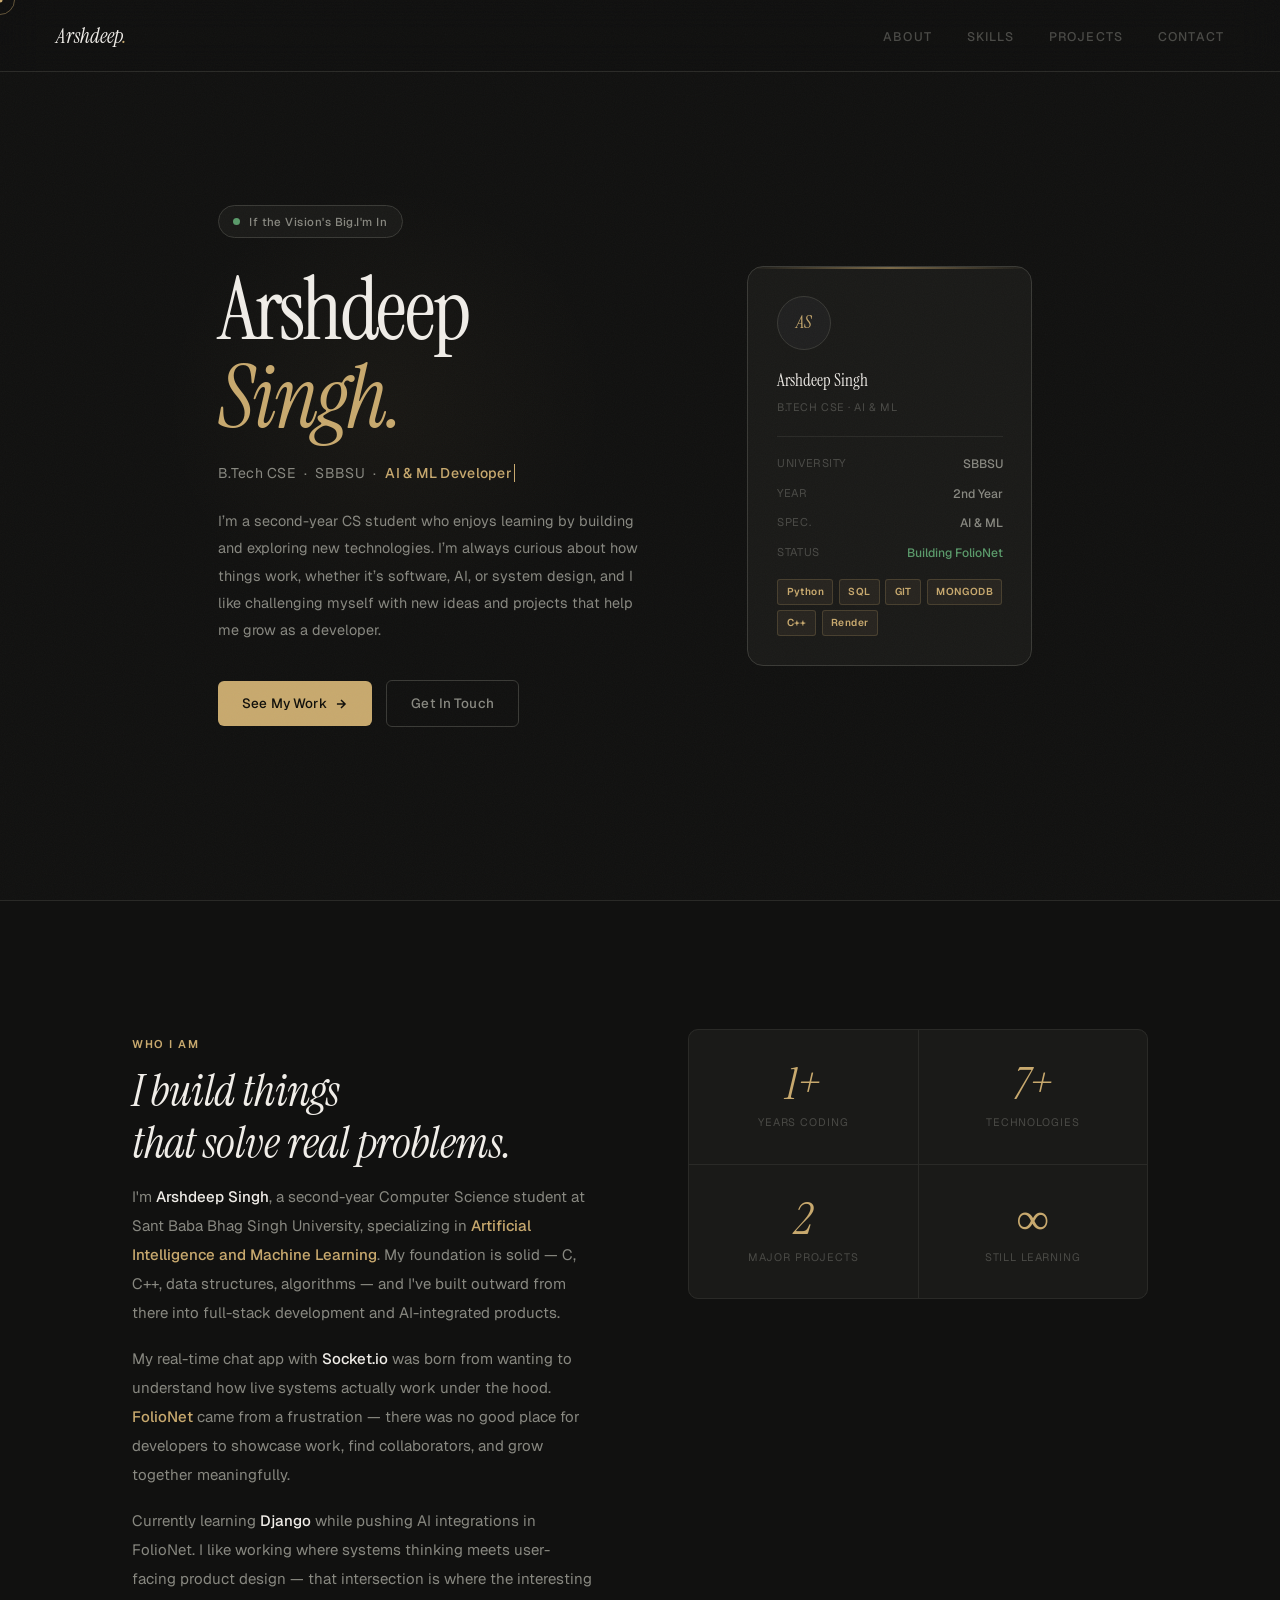
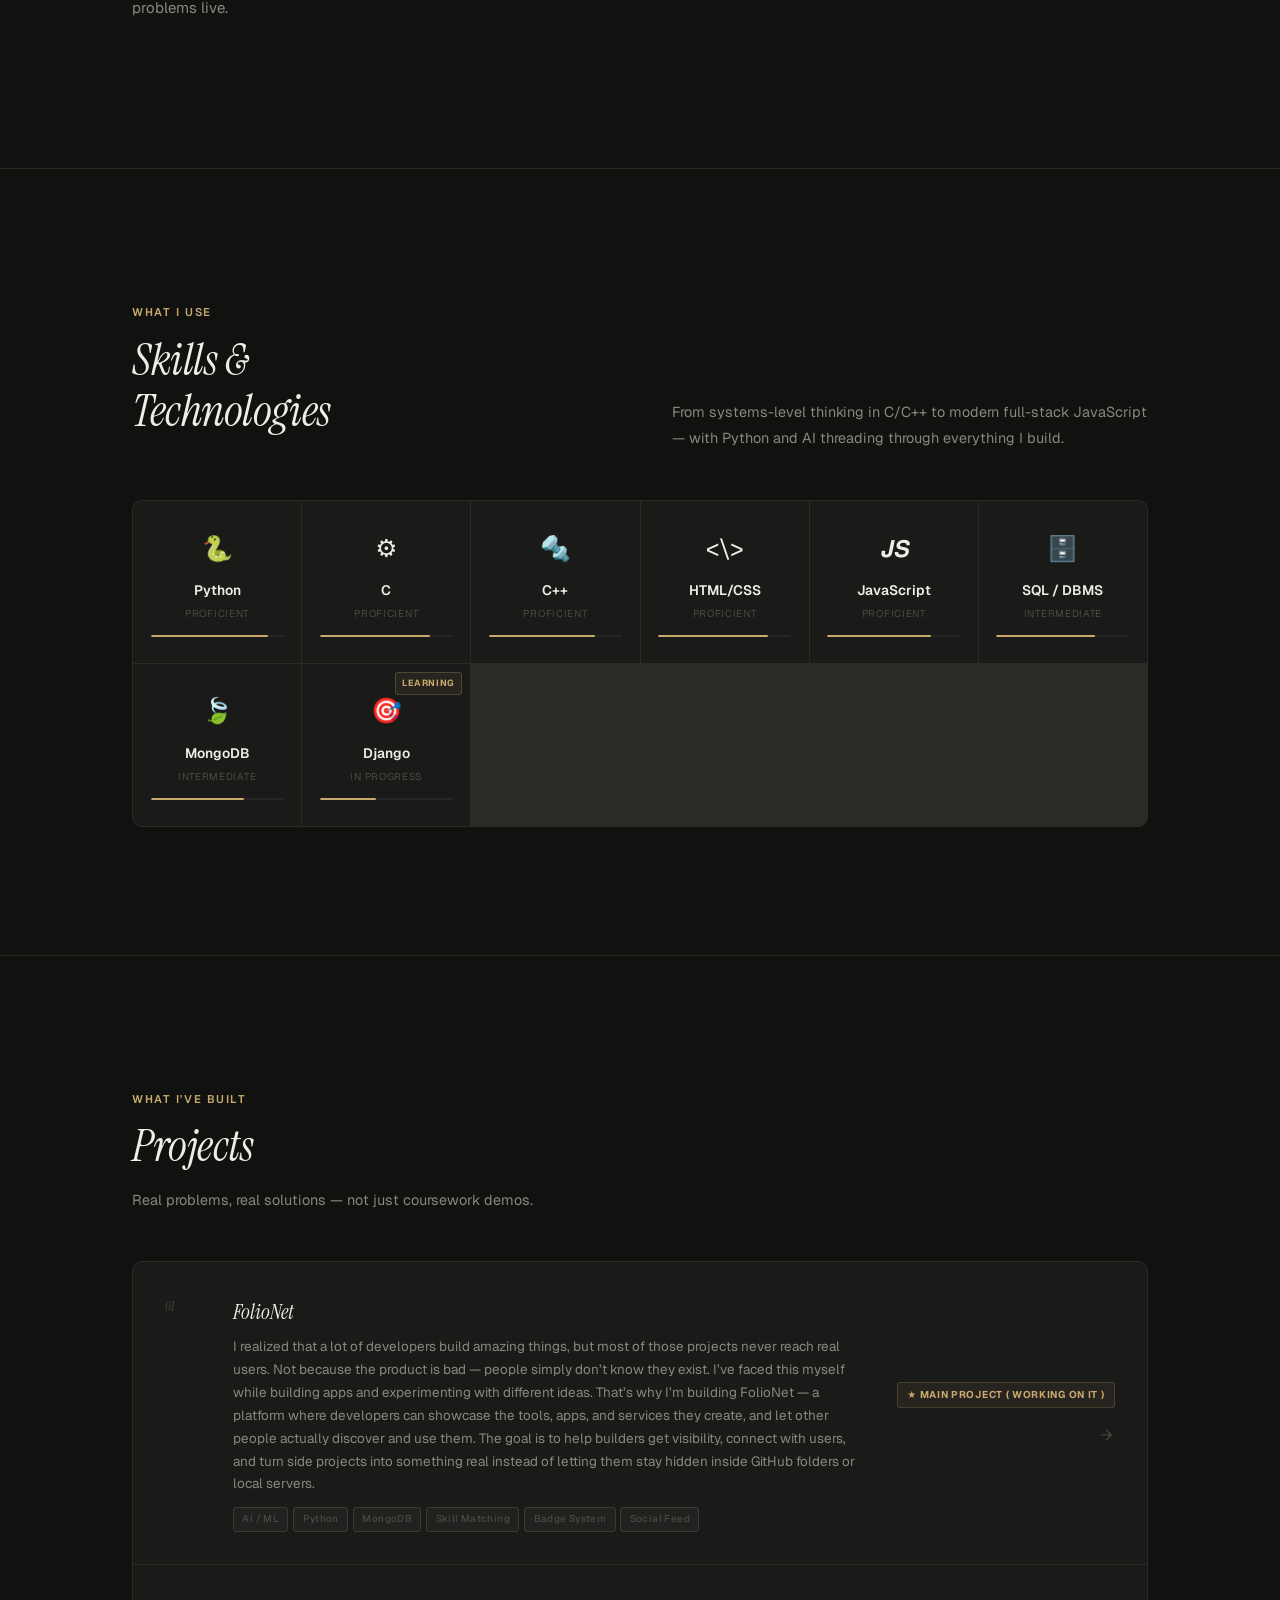
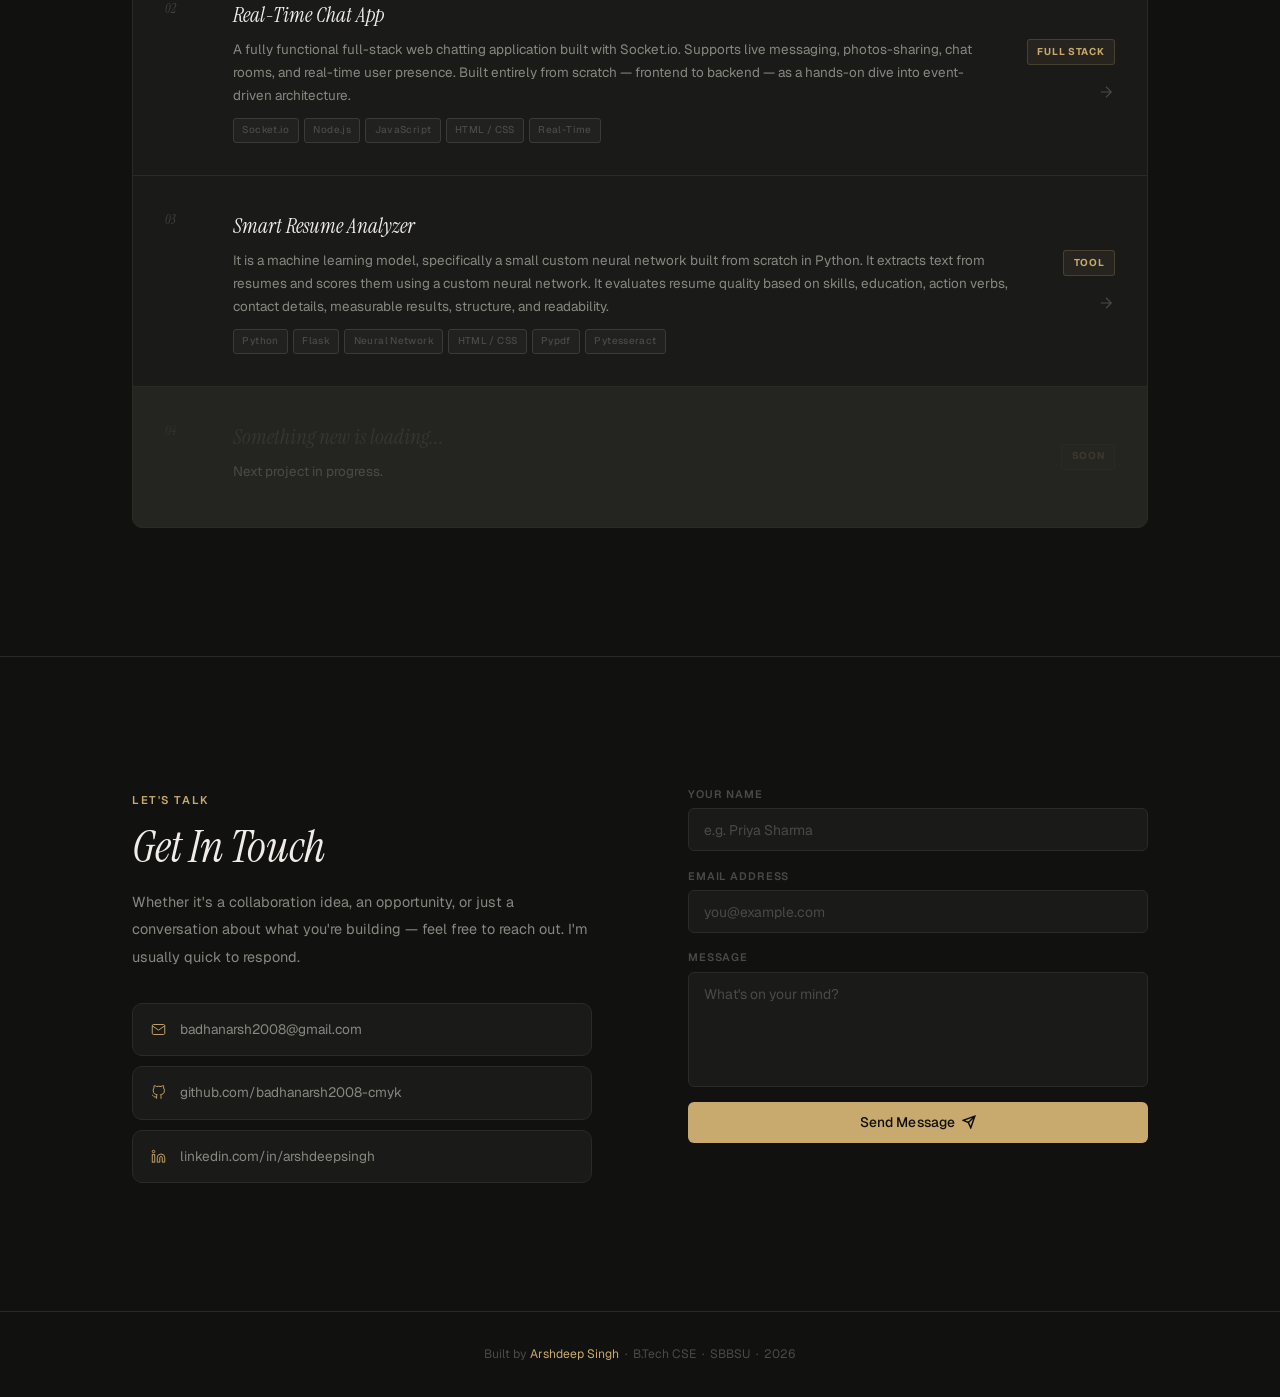
<file: index.html>
<!DOCTYPE html>
<html lang="en">
  <head>
    <meta charset="UTF-8" />
    <meta name="viewport" content="width=device-width, initial-scale=1.0" />
    <title>Arshdeep Singh — Portfolio</title>

    <!--
    ╔══════════════════════════════════════════════════════════╗
    ║           ARSHDEEP SINGH — PORTFOLIO WEBSITE            ║
    ║  Stack  : Pure HTML + CSS + Vanilla JS (no frameworks)  ║
    ║  Fonts  : Instrument Serif (display) + Geist (body)     ║
    ║  Colors : Warm charcoal bg + muted amber accent only    ║
    ║  Sections: Hero · About · Skills · Projects · Contact   ║
    ╚══════════════════════════════════════════════════════════╝
  -->

    <!-- Google Fonts — Instrument Serif for headings, Geist for body -->
    <link rel="preconnect" href="https://fonts.googleapis.com" />
    <link
      href="https://fonts.googleapis.com/css2?family=Instrument+Serif:ital@0;1&family=Geist:wght@300;400;500;600&display=swap"
      rel="stylesheet" />

    <style>

    /* ================================================================
       DESIGN TOKENS  —  EDIT COLORS / FONTS HERE ONLY
       ================================================================
       bg          : #111110  near-black warm charcoal background
       surface     : #1a1a18  card / panel fill
       surface-2   : #202020  slightly raised surface on hover
       border      : #2a2a27  default subtle border
       border-light: #3a3a36  hovered border
       accent      : #c8a96e  muted warm amber — the ONE accent color
       text-1      : #f0ede8  warm off-white — headings
       text-2      : #888880  mid warm gray — body copy
       text-3      : #4a4a46  dim gray — labels, captions
       ================================================================ */
    :root {
      --bg:           #111110;
      --surface:      #1a1a18;
      --surface-2:    #202020;
      --border:       #2a2a27;
      --border-light: #3a3a36;

      --accent:       #c8a96e;               /* amber — only accent color */
      --accent-dim:   rgba(200,169,110,0.08);
      --accent-glow:  rgba(200,169,110,0.18);

      --text-1:   #f0ede8;   /* primary — headings */
      --text-2:   #888880;   /* secondary — body */
      --text-3:   #4a4a46;   /* muted — labels */

      --font-serif: 'Instrument Serif', Georgia, serif;
      --font-sans:  'Geist', 'Inter', system-ui, sans-serif;

      --r-sm:  6px;
      --r-md:  10px;
      --r-lg:  16px;
      --wrap:  1080px;   /* max container width — increase for wider layout */

      /* Transition speeds — tweak to taste */
      --t-fast: 0.18s ease;
      --t-mid:  0.32s ease;
      --t-slow: 0.65s cubic-bezier(0.16, 1, 0.3, 1);
    }

    /* ================================================================
       RESET & BASE
       ================================================================ */
    *, *::before, *::after { box-sizing: border-box; margin: 0; padding: 0; }
    html { scroll-behavior: smooth; -webkit-font-smoothing: antialiased; }

    body {
      background: var(--bg);
      color: var(--text-1);
      font-family: var(--font-sans);
      font-size: 16px;
      line-height: 1.7;
      overflow-x: hidden;
      cursor: none; /* custom cursor enabled below */
    }

    /* Grain texture overlay — removes flat "generated" look */
    body::after {
      content: '';
      position: fixed;
      inset: 0;
      pointer-events: none;
      z-index: 9998;
      opacity: 0.03;
      background-image: url("data:image/svg+xml,%3Csvg xmlns='http://www.w3.org/2000/svg' width='300' height='300'%3E%3Cfilter id='g'%3E%3CfeTurbulence type='fractalNoise' baseFrequency='0.9' numOctaves='4' stitchTiles='stitch'/%3E%3C/filter%3E%3Crect width='300' height='300' filter='url(%23g)'/%3E%3C/svg%3E");
    }

    /* ================================================================
       CUSTOM CURSOR
       — #cursor-ring : outer amber ring, follows with lag
       — #cursor-dot  : small dot, snaps to exact mouse position
       — JS at bottom handles the animation loop
       ================================================================ */
    #cursor-ring {
      position: fixed;
      width: 30px; height: 30px;
      border: 1px solid rgba(200,169,110,0.45);
      border-radius: 50%;
      pointer-events: none;
      z-index: 9999;
      transform: translate(-50%, -50%);
      transition: width 0.2s ease, height 0.2s ease, border-color 0.2s ease;
    }
    #cursor-dot {
      position: fixed;
      width: 5px; height: 5px;
      background: var(--accent);
      border-radius: 50%;
      pointer-events: none;
      z-index: 9999;
      transform: translate(-50%, -50%);
    }
    /* Ring grows when hovering clickable elements */
    body:has(a:hover) #cursor-ring,
    body:has(button:hover) #cursor-ring {
      width: 46px; height: 46px;
      border-color: rgba(200,169,110,0.75);
    }

    /* ================================================================
       NAVIGATION
       — Slides down on page load via animation
       — Add/remove <li> in the HTML nav section to change links
       ================================================================ */
    nav {
      position: fixed;
      top: 0; left: 0; right: 0;
      z-index: 200;
      display: flex;
      align-items: center;
      justify-content: space-between;
      padding: 1.1rem 3.5rem;
      background: rgba(17,17,16,0.82);
      backdrop-filter: blur(20px) saturate(140%);
      border-bottom: 1px solid var(--border);
      transform: translateY(-100%);
      animation: nav-drop 0.65s cubic-bezier(0.16,1,0.3,1) 0.1s forwards;
    }

    @keyframes nav-drop {
      to { transform: translateY(0); }
    }

    /* Logo — italic serif style */
    .nav-logo {
      font-family: var(--font-serif);
      font-size: 1.3rem;
      font-style: italic;
      color: var(--text-1);
      text-decoration: none;
    }
    .nav-logo span { color: var(--accent); } /* accent dot */

    .nav-links { display: flex; gap: 2.2rem; list-style: none; }
    .nav-links a {
      font-size: 0.78rem;
      font-weight: 500;
      color: var(--text-3);
      text-decoration: none;
      letter-spacing: 0.09em;
      text-transform: uppercase;
      transition: color var(--t-fast);
    }
    .nav-links a:hover { color: var(--text-1); }

    /* ================================================================
       LAYOUT UTILITIES
       ================================================================ */
    .container { max-width: var(--wrap); margin: 0 auto; padding: 0 2rem; }

    /* Small uppercase label above section headings */
    .eyebrow {
      display: inline-block;
      font-size: 0.7rem;
      font-weight: 600;
      letter-spacing: 0.14em;
      text-transform: uppercase;
      color: var(--accent);
      margin-bottom: 0.75rem;
    }

    /* Main serif italic heading style */
    .h-main {
      font-family: var(--font-serif);
      font-size: clamp(2rem, 4vw, 2.8rem);
      font-weight: 400;
      font-style: italic;
      line-height: 1.15;
      color: var(--text-1);
      letter-spacing: -0.01em;
      margin-bottom: 0.9rem;
    }

    .sub-text {
      font-size: 0.9rem;
      color: var(--text-2);
      line-height: 1.85;
      max-width: 480px;
    }

    /* ================================================================
       SCROLL REVEAL ANIMATION
       — Add class="reveal" to any element
       — JS IntersectionObserver adds .visible when scrolled in
       — Control per-element delay with style="--delay: 0.1s"
       ================================================================ */
    .reveal {
      opacity: 0;
      transform: translateY(30px);
      transition: opacity var(--t-slow), transform var(--t-slow);
      transition-delay: var(--delay, 0s);
    }
    .reveal.visible { opacity: 1; transform: translateY(0); }

    /* ================================================================
       HERO SECTION
       ================================================================ */
    #hero {
      min-height: 100vh;
      display: flex;
      align-items: center;
      padding: 7rem 0 5rem;
      position: relative;
      overflow: hidden;
    }

    /* Very faint warm radial — barely visible, just adds depth */
    .hero-warm {
      position: absolute;
      width: 480px; height: 480px;
      border-radius: 50%;
      background: radial-gradient(circle, rgba(200,169,110,0.045) 0%, transparent 65%);
      top: 45%; left: 30%;
      transform: translate(-50%, -50%);
      pointer-events: none;
      animation: warmth-pulse 5s ease-in-out infinite;
    }
    @keyframes warmth-pulse {
      0%, 100% { transform: translate(-50%,-50%) scale(1);    opacity: 1; }
      50%       { transform: translate(-50%,-50%) scale(1.12); opacity: 0.65; }
    }

    .hero-grid {
      display: grid;
      grid-template-columns: 1.1fr 0.9fr;
      gap: 5rem;
      align-items: center;
    }

    /* "Available" indicator pill */
    .status-pill {
      display: inline-flex;
      align-items: center;
      gap: 0.55rem;
      background: var(--surface);
      border: 1px solid var(--border-light);
      border-radius: 2rem;
      padding: 0.35rem 0.9rem;
      font-size: 0.72rem;
      font-weight: 500;
      color: var(--text-2);
      letter-spacing: 0.04em;
      margin-bottom: 1.8rem;
      opacity: 0;
      animation: fade-up 0.5s ease 0.4s forwards;
    }

    /* Breathing green dot — not neon, just a muted #5a9a6a */
    .status-dot {
      width: 7px; height: 7px;
      border-radius: 50%;
      background: #5a9a6a;
      animation: dot-breathe 2.2s ease infinite;
    }
    @keyframes dot-breathe {
      0%, 100% { opacity: 1;   transform: scale(1); }
      50%       { opacity: 0.4; transform: scale(0.75); }
    }

    /* Name — large italic serif */
    .hero-name {
      font-family: var(--font-serif);
      font-size: clamp(3.2rem, 7vw, 5.4rem);
      font-weight: 400;
      line-height: 1.02;
      letter-spacing: -0.03em;
      color: var(--text-1);
      margin-bottom: 1.2rem;
      opacity: 0;
      animation: fade-up 0.7s ease 0.6s forwards;
    }
    .hero-name em { font-style: italic; color: var(--accent); }

    /* Subtitle with typing effect */
    .hero-role {
      font-size: 0.88rem;
      color: var(--text-2);
      margin-bottom: 1.4rem;
      letter-spacing: 0.02em;
      opacity: 0;
      animation: fade-up 0.6s ease 0.8s forwards;
    }

    /* Typed text span — caret blink via animation */
    #typed {
      color: var(--accent);
      font-weight: 500;
      border-right: 1.5px solid var(--accent);
      padding-right: 2px;
      animation: caret-blink 0.75s step-end infinite;
    }
    @keyframes caret-blink {
      0%, 100% { border-color: var(--accent); }
      50%       { border-color: transparent; }
    }

    .hero-desc {
      font-size: 0.9rem;
      color: var(--text-2);
      line-height: 1.9;
      max-width: 420px;
      margin-bottom: 2.2rem;
      opacity: 0;
      animation: fade-up 0.6s ease 1s forwards;
    }

    /* CTA button row */
    .hero-actions {
      display: flex;
      align-items: center;
      gap: 0.9rem;
      opacity: 0;
      animation: fade-up 0.6s ease 1.2s forwards;
    }

    /* Buttons */
    .btn {
      display: inline-flex;
      align-items: center;
      gap: 0.45rem;
      padding: 0.7rem 1.5rem;
      font-family: var(--font-sans);
      font-size: 0.84rem;
      font-weight: 500;
      border-radius: var(--r-sm);
      text-decoration: none;
      cursor: pointer;
      border: none;
      transition: all var(--t-fast);
      letter-spacing: 0.01em;
    }

    /* Filled amber button */
    .btn-solid {
      background: var(--accent);
      color: #100f0a; /* dark text on amber */
    }
    .btn-solid:hover { background: #d4b87a; transform: translateY(-2px); }

    /* Ghost / outline button */
    .btn-ghost {
      background: transparent;
      color: var(--text-2);
      border: 1px solid var(--border-light);
    }
    .btn-ghost:hover {
      border-color: var(--accent);
      color: var(--accent);
      transform: translateY(-2px);
    }

    /* ── Hero floating card (right side) ──
       Floats with a subtle idle animation.
       Edit the info rows / tags in the HTML below.       */
    .hero-card-wrap {
      display: flex;
      justify-content: center;
      align-items: center;
      opacity: 0;
      animation: fade-in 1s ease 0.7s forwards;
    }
    @keyframes fade-in { to { opacity: 1; } }

    .hero-card {
      width: 285px;
      background: var(--surface);
      border: 1px solid var(--border-light);
      border-radius: var(--r-lg);
      padding: 1.8rem;
      position: relative;
      overflow: hidden;
      /* Idle floating animation */
      animation: card-float 7s ease-in-out infinite;
    }
    @keyframes card-float {
      0%, 100% { transform: translateY(0px)   rotate(-0.8deg); }
      33%       { transform: translateY(-10px) rotate(0.4deg);  }
      66%       { transform: translateY(-5px)  rotate(-0.3deg); }
    }

    /* Amber top edge line */
    .hero-card::before {
      content: '';
      position: absolute;
      top: 0; left: 0; right: 0;
      height: 2px;
      background: linear-gradient(90deg, transparent, var(--accent) 50%, transparent);
      opacity: 0.55;
    }

    .card-avatar {
      width: 54px; height: 54px;
      border-radius: 50%;
      background: var(--surface-2);
      border: 1px solid var(--border-light);
      display: flex;
      align-items: center;
      justify-content: center;
      font-family: var(--font-serif);
      font-size: 1.1rem;
      font-style: italic;
      color: var(--accent);
      margin-bottom: 1rem;
    }
    .card-name {
      font-family: var(--font-serif);
      font-size: 1.05rem;
      color: var(--text-1);
      margin-bottom: 0.2rem;
    }
    .card-role-sub {
      font-size: 0.68rem;
      color: var(--text-3);
      letter-spacing: 0.05em;
      text-transform: uppercase;
      margin-bottom: 1.2rem;
    }
    .card-sep { height: 1px; background: var(--border); margin-bottom: 1.1rem; }

    .card-row {
      display: flex;
      justify-content: space-between;
      margin-bottom: 0.55rem;
    }
    .card-row-l {
      font-size: 0.7rem;
      color: var(--text-3);
      text-transform: uppercase;
      letter-spacing: 0.05em;
    }
    .card-row-v {
      font-size: 0.76rem;
      font-weight: 500;
      color: var(--text-2);
    }

    /* Skill tag pills inside card */
    .card-tags { display: flex; flex-wrap: wrap; gap: 0.35rem; margin-top: 1rem; }
    .card-tag {
      font-size: 0.63rem;
      font-weight: 600;
      letter-spacing: 0.04em;
      padding: 0.2rem 0.52rem;
      border-radius: 3px;
      background: var(--accent-dim);
      border: 1px solid rgba(200,169,110,0.2);
      color: var(--accent);
    }

    /* Shared fade-up keyframe used by hero elements */
    @keyframes fade-up {
      from { opacity: 0; transform: translateY(18px); }
      to   { opacity: 1; transform: translateY(0); }
    }

    /* ================================================================
       ABOUT SECTION
       ================================================================ */
    #about {
      padding: 8rem 0;
      border-top: 1px solid var(--border);
    }

    .about-grid {
      display: grid;
      grid-template-columns: 1fr 1fr;
      gap: 6rem;
      align-items: start;
    }

    .about-text p {
      font-size: 0.94rem;
      color: var(--text-2);
      line-height: 1.92;
      margin-bottom: 1.1rem;
    }
    .about-text strong { color: var(--text-1); font-weight: 500; }
    .about-text .hi    { color: var(--accent); font-weight: 500; }

    /* Stats grid — 2x2 separated by 1px borders */
    .about-stats {
      display: grid;
      grid-template-columns: 1fr 1fr;
      gap: 1px;
      background: var(--border);
      border: 1px solid var(--border);
      border-radius: var(--r-md);
      overflow: hidden;
    }

    .stat-cell {
      background: var(--surface);
      padding: 2rem 1.5rem;
      text-align: center;
      transition: background var(--t-fast);
    }
    .stat-cell:hover { background: var(--surface-2); }

    /* Big italic number — update in HTML */
    .stat-num {
      font-family: var(--font-serif);
      font-size: 2.8rem;
      font-weight: 400;
      font-style: italic;
      color: var(--accent);
      line-height: 1;
      margin-bottom: 0.4rem;
    }
    .stat-lbl {
      font-size: 0.68rem;
      color: var(--text-3);
      text-transform: uppercase;
      letter-spacing: 0.08em;
    }

    /* ================================================================
       SKILLS SECTION
       — Each .skill-card: set --pct for bar fill, --d for delay
       — .badge-learning adds the "Learning" tag (top-right)
       ================================================================ */
    #skills {
      padding: 8rem 0;
      border-top: 1px solid var(--border);
    }

    .skills-top {
      display: grid;
      grid-template-columns: 1fr 1fr;
      gap: 4rem;
      align-items: end;
      margin-bottom: 3rem;
    }

    /* Auto-fitting grid — cards wrap at 145px minimum */
    .skills-grid {
      display: grid;
      grid-template-columns: repeat(auto-fill, minmax(145px, 1fr));
      gap: 1px;
      background: var(--border);
      border: 1px solid var(--border);
      border-radius: var(--r-md);
      overflow: hidden;
    }

    .skill-card {
      background: var(--surface);
      padding: 1.6rem 1.1rem;
      text-align: center;
      position: relative;
      cursor: default;
      /* Stagger reveal with --d CSS variable */
      opacity: 0;
      transform: translateY(14px);
      transition:
        background   var(--t-fast),
        opacity      0.5s ease var(--d, 0s),
        transform    0.5s ease var(--d, 0s);
    }
    .skill-card.visible { opacity: 1; transform: translateY(0); }
    .skill-card:hover   { background: var(--surface-2); }

    .skill-icon {
      font-size: 1.55rem;
      display: block;
      margin-bottom: 0.65rem;
      transition: transform 0.2s ease;
    }
    .skill-card:hover .skill-icon { transform: scale(1.1) translateY(-2px); }

    .skill-name  { font-size: 0.86rem; font-weight: 600; color: var(--text-1); margin-bottom: 0.2rem; }
    .skill-level { font-size: 0.62rem; color: var(--text-3); text-transform: uppercase; letter-spacing: 0.07em; margin-bottom: 0.8rem; }

    /* Thin fill bar — animated to --pct width after card becomes .visible */
    .skill-bar  { width: 100%; height: 2px; background: rgba(255,255,255,0.05); border-radius: 1px; overflow: hidden; }
    .skill-fill {
      height: 100%;
      background: var(--accent);
      width: 0;
      border-radius: 1px;
      /* Width transition kicks in after the card is revealed */
      transition: width 0.9s cubic-bezier(0.25, 1, 0.5, 1) 0.25s;
    }
    .skill-card.visible .skill-fill { width: var(--pct, 70%); }

    /* Learning badge — top-right corner of card */
    .badge-learning {
      position: absolute;
      top: 8px; right: 8px;
      font-size: 0.56rem;
      font-weight: 700;
      letter-spacing: 0.06em;
      text-transform: uppercase;
      padding: 0.18rem 0.42rem;
      border-radius: 3px;
      background: var(--accent-dim);
      border: 1px solid rgba(200,169,110,0.25);
      color: var(--accent);
    }

    /* ================================================================
       PROJECTS SECTION
       — List-style layout (editorial, not card grid)
       — Each .project-row slides in from left on scroll reveal
       — Accent bar appears on left edge on hover
       ================================================================ */
    #projects {
      padding: 8rem 0;
      border-top: 1px solid var(--border);
    }

    .projects-header { margin-bottom: 3rem; }

    /* Outer container — 1px gaps between rows via background */
    .projects-list {
      display: flex;
      flex-direction: column;
      gap: 1px;
      background: var(--border);
      border: 1px solid var(--border);
      border-radius: var(--r-md);
      overflow: hidden;
    }

    .project-row {
      display: grid;
      grid-template-columns: 36px 1fr auto;
      gap: 2rem;
      align-items: center;
      padding: 2rem 2rem;
      background: var(--surface);
      position: relative;
      overflow: hidden;
      cursor: pointer;
      /* Slide-in from left on reveal */
      opacity: 0;
      transform: translateX(-18px);
      transition:
        background     var(--t-fast),
        opacity        0.55s ease var(--d, 0s),
        transform      0.55s ease var(--d, 0s);
    }
    .project-row.visible { opacity: 1; transform: translateX(0); }
    .project-row:hover   { background: var(--surface-2); }

    /* Left amber accent bar — scales up on hover */
    .project-row::before {
      content: '';
      position: absolute;
      left: 0; top: 0; bottom: 0;
      width: 2px;
      background: var(--accent);
      transform: scaleY(0);
      transform-origin: bottom;
      transition: transform 0.28s ease;
    }
    .project-row:hover::before { transform: scaleY(1); }

    /* Index number — 01, 02, 03 */
    .project-index {
      font-family: var(--font-serif);
      font-size: 0.72rem;
      font-style: italic;
      color: var(--text-3);
      user-select: none;
      align-self: start;
      padding-top: 0.2rem;
    }

    .project-main { min-width: 0; }

    .project-name {
      font-family: var(--font-serif);
      font-size: 1.3rem;
      font-weight: 400;
      font-style: italic;
      color: var(--text-1);
      margin-bottom: 0.35rem;
      transition: color var(--t-fast);
    }
    .project-row:hover .project-name { color: var(--accent); }

    .project-desc {
      font-size: 0.84rem;
      color: var(--text-2);
      line-height: 1.7;
      margin-bottom: 0.75rem;
    }

    /* Tech stack tags */
    .project-tags { display: flex; flex-wrap: wrap; gap: 0.3rem; }
    .project-tag {
      font-size: 0.62rem;
      font-weight: 500;
      letter-spacing: 0.04em;
      padding: 0.18rem 0.52rem;
      border-radius: 3px;
      background: rgba(255,255,255,0.03);
      border: 1px solid var(--border-light);
      color: var(--text-3);
    }

    /* Right: badge + arrow */
    .project-meta {
      display: flex;
      flex-direction: column;
      align-items: flex-end;
      gap: 1.1rem;
      flex-shrink: 0;
    }

    .project-badge {
      font-size: 0.62rem;
      font-weight: 700;
      letter-spacing: 0.07em;
      text-transform: uppercase;
      padding: 0.22rem 0.6rem;
      border-radius: 3px;
      background: var(--accent-dim);
      border: 1px solid rgba(200,169,110,0.2);
      color: var(--accent);
    }

    /* Arrow shifts right on hover */
    .project-arrow {
      color: var(--text-3);
      transition: transform var(--t-fast), color var(--t-fast);
    }
    .project-row:hover .project-arrow { transform: translateX(5px); color: var(--accent); }

    /* ================================================================
       CONTACT SECTION
       ================================================================ */
    #contact {
      padding: 8rem 0;
      border-top: 1px solid var(--border);
    }

    .contact-grid {
      display: grid;
      grid-template-columns: 1fr 1fr;
      gap: 6rem;
    }

    .contact-desc {
      font-size: 0.9rem;
      color: var(--text-2);
      line-height: 1.88;
      margin-top: 1rem;
      margin-bottom: 2rem;
    }

    /* Social / contact link rows — slides right on hover */
    .contact-links { display: flex; flex-direction: column; gap: 0.65rem; }

    .contact-link {
      display: flex;
      align-items: center;
      gap: 0.9rem;
      padding: 0.88rem 1.1rem;
      background: var(--surface);
      border: 1px solid var(--border);
      border-radius: var(--r-md);
      text-decoration: none;
      color: var(--text-2);
      font-size: 0.85rem;
      transition: all var(--t-fast);
    }
    .contact-link:hover {
      border-color: var(--border-light);
      color: var(--text-1);
      transform: translateX(5px);
    }
    .contact-link svg { width: 15px; height: 15px; color: var(--accent); flex-shrink: 0; }

    /* Contact form fields */
    .contact-form { display: flex; flex-direction: column; gap: 0.95rem; }

    .field { display: flex; flex-direction: column; gap: 0.32rem; }
    .field label {
      font-size: 0.68rem;
      font-weight: 600;
      color: var(--text-3);
      letter-spacing: 0.08em;
      text-transform: uppercase;
    }
    .field input, .field textarea {
      background: var(--surface);
      border: 1px solid var(--border);
      border-radius: var(--r-sm);
      padding: 0.72rem 0.95rem;
      font-family: var(--font-sans);
      font-size: 0.87rem;
      color: var(--text-1);
      outline: none;
      resize: none;
      transition: border-color var(--t-fast);
    }
    .field input::placeholder, .field textarea::placeholder { color: var(--text-3); }
    .field input:focus, .field textarea:focus { border-color: var(--border-light); }

    /* ================================================================
       FOOTER
       — Update year / name in HTML
       ================================================================ */
    footer {
      border-top: 1px solid var(--border);
      padding: 2rem;
      text-align: center;
      font-size: 0.76rem;
      color: var(--text-3);
      z-index: 1;
      position: relative;
    }
    footer em { color: var(--accent); font-style: normal; }

    /* ================================================================
       RESPONSIVE — switches to single column at 768px
       ================================================================ */
    @media (max-width: 768px) {
      nav { padding: 1rem 1.5rem; }
      .nav-links { gap: 1.3rem; }

      .hero-grid    { grid-template-columns: 1fr; }
      .hero-card-wrap { display: none; }   /* hide card on mobile */

      .about-grid   { grid-template-columns: 1fr; gap: 3rem; }
      .skills-top   { grid-template-columns: 1fr; gap: 1.5rem; }
      .contact-grid { grid-template-columns: 1fr; gap: 3.5rem; }

      .project-row  { grid-template-columns: 28px 1fr; }
      .project-meta { display: none; }    /* hide badge/arrow on small screens */

      /* Restore default cursor on touch devices */
      body          { cursor: auto; }
      #cursor-ring, #cursor-dot { display: none; }
    }

  </style>
  </head>
  <body>

    <!-- Custom cursor elements — positioned/animated via JS -->
    <div id="cursor-ring"></div>
    <div id="cursor-dot"></div>

    <!-- ================================================================
       NAVIGATION
       — .nav-logo: your name / initials
       — .nav-links: add or remove <li> items to change sections
       ================================================================ -->
    <nav>
      <a href="#hero" class="nav-logo">Arshdeep<span>.</span></a>
      <ul class="nav-links">
        <li><a href="#about">About</a></li>
        <li><a href="#skills">Skills</a></li>
        <li><a href="#projects">Projects</a></li>
        <li><a href="#contact">Contact</a></li>
      </ul>
    </nav>

    <!-- ================================================================
       HERO SECTION
       — Update: name, typed phrases array in JS, description
       — Hero card: update info rows and card-tag pills
       ================================================================ -->
    <section id="hero">
      <div class="hero-warm"></div>
      <div class="container">
        <div class="hero-grid">

          <!-- Hero left — text content -->
          <div>
            <!-- Status pill — change text if no longer available -->
            <div class="status-pill">
              <span class="status-dot"></span>
              If the Vision's Big.I'm In
            </div>

            <!-- Name — <em> applies italic + amber color -->
            <h1 class="hero-name">Arshdeep<br><em>Singh.</em></h1>

            <!-- Role with typing animation — phrases defined in JS below -->
            <p class="hero-role">B.Tech CSE &nbsp;·&nbsp; SBBSU &nbsp;·&nbsp;
              <span id="typed"></span></p>

            <!-- 2-3 sentence description — keep concise -->
            <p class="hero-desc">
              I’m a second-year CS student who enjoys learning by building and
              exploring new technologies.
              I’m always curious about how things work, whether it’s software,
              AI, or system design, and
              I like challenging myself with new ideas and projects that help me
              grow as a developer.
            </p>

            <!-- CTA buttons — update href to real URLs -->
            <div class="hero-actions">
              <a href="#projects" class="btn btn-solid">
                See My Work
                <svg width="14" height="14" viewBox="0 0 24 24" fill="none"
                  stroke="currentColor" stroke-width="2.5"><path
                    d="M5 12h14M12 5l7 7-7 7" /></svg>
              </a>
              <a href="#contact" class="btn btn-ghost">Get In Touch</a>
            </div>
          </div>

          <!-- Hero right — floating card -->
          <div class="hero-card-wrap">
            <div class="hero-card">
              <!-- Initials avatar — update if name changes -->
              <div class="card-avatar">AS</div>
              <div class="card-name">Arshdeep Singh</div>
              <div class="card-role-sub">B.Tech CSE · AI & ML</div>
              <div class="card-sep"></div>
              <!-- Info rows — add/remove .card-row divs as needed -->
              <div class="card-row">
                <span class="card-row-l">University</span>
                <span class="card-row-v">SBBSU</span>
              </div>
              <div class="card-row">
                <span class="card-row-l">Year</span>
                <span class="card-row-v">2nd Year</span>
              </div>
              <div class="card-row">
                <span class="card-row-l">Spec.</span>
                <span class="card-row-v">AI & ML</span>
              </div>
              <div class="card-row">
                <span class="card-row-l">Status</span>
                <span class="card-row-v" style="color: #5a9a6a;">Building
                  FolioNet</span>
              </div>
              <!-- Skill tags — add/remove .card-tag spans -->
              <div class="card-tags">
                <span class="card-tag">Python</span>
                <span class="card-tag">SQL</span>
                <span class="card-tag">GIT</span>
                <span class="card-tag">MONGODB</span>
                <span class="card-tag">C++</span>
                <span class="card-tag">Render</span>
              </div>
            </div>
          </div>

        </div>
      </div>
    </section>

    <!-- ================================================================
       ABOUT SECTION
       — Update the 3 paragraphs with your own words
       — Update stat numbers in .stat-num spans
       ================================================================ -->
    <section id="about">
      <div class="container">
        <div class="about-grid">

          <!-- Story — keep it honest and personal -->
          <div class="about-text reveal" style="--delay: 0s;">
            <span class="eyebrow">Who I Am</span>
            <h2 class="h-main">I build things<br>that solve real problems.</h2>

            <p>
              I'm <strong>Arshdeep Singh</strong>, a second-year Computer
              Science student at
              Sant Baba Bhag Singh University, specializing in
              <span class="hi">Artificial Intelligence and Machine
                Learning</span>.
              My foundation is solid — C, C++, data structures, algorithms — and
              I've built
              outward from there into full-stack development and AI-integrated
              products.
            </p>
            <p>
              My real-time chat app with <strong>Socket.io</strong> was born
              from wanting to
              understand how live systems actually work under the hood. <span
                class="hi">FolioNet</span>
              came from a frustration — there was no good place for developers
              to showcase work,
              find collaborators, and grow together meaningfully.
            </p>
            <p>
              Currently learning <strong>Django</strong> while pushing AI
              integrations in FolioNet.
              I like working where systems thinking meets user-facing product
              design —
              that intersection is where the interesting problems live.
            </p>
          </div>

          <!-- Stats — update numbers/labels freely -->
          <div class="about-stats reveal" style="--delay: 0.14s;">
            <div class="stat-cell">
              <div class="stat-num">1+</div>
              <div class="stat-lbl">Years Coding</div>
            </div>
            <div class="stat-cell">
              <div class="stat-num">7+</div>
              <div class="stat-lbl">Technologies</div>
            </div>
            <div class="stat-cell">
              <div class="stat-num">2</div>
              <div class="stat-lbl">Major Projects</div>
            </div>
            <div class="stat-cell">
              <div class="stat-num">∞</div>
              <div class="stat-lbl">Still Learning</div>
            </div>
          </div>

        </div>
      </div>
    </section>

    <!-- ================================================================
       SKILLS SECTION
       — Copy a .skill-card block to add a new skill
       — Set --pct: XX%  for how full the progress bar is
       — Set --d: Xs     for stagger delay (increment by 0.05s)
       — Add <span class="badge-learning"> for "Learning" tag
       ================================================================ -->
    <section id="skills">
      <div class="container">

        <div class="skills-top">
          <div class="reveal" style="--delay: 0s;">
            <span class="eyebrow">What I Use</span>
            <h2 class="h-main">Skills &amp;<br>Technologies</h2>
          </div>
          <p class="sub-text reveal" style="--delay: 0.1s;">
            From systems-level thinking in C/C++ to modern full-stack JavaScript
            —
            with Python and AI threading through everything I build.
          </p>
        </div>

        <div class="skills-grid">

          <!-- Python -->
          <div class="skill-card" style="--pct: 88%; --d: 0s;">
            <span class="skill-icon">🐍</span>
            <div class="skill-name">Python</div>
            <div class="skill-level">Proficient</div>
            <div class="skill-bar"><div class="skill-fill"></div></div>
          </div>

          <!-- C -->
          <div class="skill-card" style="--pct: 83%; --d: 0.05s;">
            <span class="skill-icon">⚙️</span>
            <div class="skill-name">C</div>
            <div class="skill-level">Proficient</div>
            <div class="skill-bar"><div class="skill-fill"></div></div>
          </div>
          
          <!-- C++ -->
          <div class="skill-card" style="--pct: 80%; --d: 0.1s;">
            <span class="skill-icon">🔩</span>
            <div class="skill-name">C++</div>
            <div class="skill-level">Proficient</div>
            <div class="skill-bar"><div class="skill-fill"></div></div>
          </div>

          <!-- HTML/CSS -->
          <div class="skill-card" style="--pct: 83%; --d: 0.05s;">
            <span class="skill-icon"> <\> </span>
            <div class="skill-name">HTML/CSS</div>
            <div class="skill-level">Proficient</div>
            <div class="skill-bar"><div class="skill-fill"></div></div>
          </div>

          <!-- JavaScript -->
          <div class="skill-card" style="--pct: 78%; --d: 0.15s;">
            <span class="skill-icon">𝙅𝙎</span>
            <div class="skill-name">JavaScript</div>
            <div class="skill-level">Proficient</div>
            <div class="skill-bar"><div class="skill-fill"></div></div>
          </div>

          <!-- SQL / DBMS -->
          <div class="skill-card" style="--pct: 74%; --d: 0.2s;">
            <span class="skill-icon">🗄️</span>
            <div class="skill-name">SQL / DBMS</div>
            <div class="skill-level">Intermediate</div>
            <div class="skill-bar"><div class="skill-fill"></div></div>
          </div>

          <!-- MongoDB -->
          <div class="skill-card" style="--pct: 70%; --d: 0.25s;">
            <span class="skill-icon">🍃</span>
            <div class="skill-name">MongoDB</div>
            <div class="skill-level">Intermediate</div>
            <div class="skill-bar"><div class="skill-fill"></div></div>
          </div>

          <!-- Django — currently learning, shows badge -->
          <div class="skill-card" style="--pct: 42%; --d: 0.3s;">
            <span class="badge-learning">Learning</span>
            <span class="skill-icon">🎯</span>
            <div class="skill-name">Django</div>
            <div class="skill-level">In Progress</div>
            <div class="skill-bar"><div class="skill-fill"></div></div>
          </div>

          <!--
          TO ADD A NEW SKILL — copy this block and fill in:
          <div class="skill-card" style="- -pct: 65%; - -d: 0.35s;">
            <span class="skill-icon">🔥</span>
            <div class="skill-name">React</div>
            <div class="skill-level">Intermediate</div>
            <div class="skill-bar"><div class="skill-fill"></div></div>
          </div>
        -->

        </div>
      </div>
    </section>

    <!-- ================================================================
       PROJECTS SECTION
       — Each project = one .project-row inside .projects-list
       — Update: project-name, project-desc, project-tag spans
       — Update: project-badge text, onclick URL
       — Adjust --d for stagger timing (0s, 0.07s, 0.14s, ...)
       ================================================================ -->
    <section id="projects">
      <div class="container">

        <div class="projects-header reveal" style="--delay: 0s;">
          <span class="eyebrow">What I've Built</span>
          <h2 class="h-main">Projects</h2>
          <p class="sub-text">Real problems, real solutions — not just
            coursework demos.</p>
        </div>

        <div class="projects-list">

          <!-- PROJECT 1: FolioNet -->
          <!-- onclick="window.open('YOUR_GITHUB_URL', '_blank')" -->
          <div class="project-row" style="--d: 0.05s;"
            onclick="alert('Sorry!!...Working on it')">
            <div class="project-index">01</div>

            <div class="project-main">
              <div class="project-name">FolioNet</div>
              <p class="project-desc">
                I realized that a lot of developers build amazing things, but
                most of those projects never reach real users. Not because the
                product is bad — people simply don’t know they exist. I’ve faced
                this myself while building apps and experimenting with different
                ideas.

                That’s why I’m building FolioNet — a platform where developers
                can showcase the tools, apps, and services they create, and let
                other people actually discover and use them. The goal is to help
                builders get visibility, connect with users, and turn side
                projects into something real instead of letting them stay hidden
                inside GitHub folders or local servers.
              </p>
              <!-- Add/remove .project-tag spans to update the stack -->
              <div class="project-tags">
                <span class="project-tag">AI / ML</span>
                <span class="project-tag">Python</span>
                <span class="project-tag">MongoDB</span>
                <span class="project-tag">Skill Matching</span>
                <span class="project-tag">Badge System</span>
                <span class="project-tag">Social Feed</span>
              </div>
            </div>

            <div class="project-meta">
              <span class="project-badge">★ Main Project ( working on it )</span>
              <svg class="project-arrow" width="18" height="18"
                viewBox="0 0 24 24" fill="none" stroke="currentColor"
                stroke-width="1.5"><path d="M5 12h14M12 5l7 7-7 7" /></svg>
            </div>
          </div>

          <!-- PROJECT 2: Real-Time Chat App -->
          <div class="project-row" style="--d: 0.12s;"
            onclick="window.open('https://chat-room-1-pkfo.onrender.com/', '_blank')">
            <div class="project-index">02</div>

            <div class="project-main">
              <div class="project-name">Real-Time Chat App</div>
              <p class="project-desc">
                A fully functional full-stack web chatting application built
                with Socket.io.
                Supports live messaging, photos-sharing, chat rooms, and real-time user
                presence. Built entirely
                from scratch — frontend to backend — as a hands-on dive into
                event-driven architecture.
              </p>
              <div class="project-tags">
                <span class="project-tag">Socket.io</span>
                <span class="project-tag">Node.js</span>
                <span class="project-tag">JavaScript</span>
                <span class="project-tag">HTML / CSS</span>
                <span class="project-tag">Real-Time</span>
              </div>
            </div>

            <div class="project-meta">
              <span class="project-badge">Full Stack</span>
              <svg class="project-arrow" width="18" height="18"
                viewBox="0 0 24 24" fill="none" stroke="currentColor"
                stroke-width="1.5"><path d="M5 12h14M12 5l7 7-7 7" /></svg>
            </div>
          </div>

          <div class="project-row" style="--d: 0.19s;"
            onclick="window.open('https://ai-resume-analyzer-nn-3.onrender.com/', '_blank')">
            <div class="project-index">03</div>
            <div class="project-main">
              <div class="project-name">Smart Resume Analyzer</div>
              <p class="project-desc">It is a machine learning model, specifically a small custom
                neural network built from scratch in Python.
                It extracts text from resumes and scores them using a custom neural network.
                It evaluates resume quality based on skills, education, action verbs,
                contact details, measurable results, structure, and readability.
              </p>
              <div class="project-tags">
                <span class="project-tag">Python</span>
                <span class="project-tag">Flask</span>
                <span class="project-tag">Neural Network</span>
                <span class="project-tag">HTML / CSS</span>
                <span class="project-tag">Pypdf</span>
                <span class="project-tag">Pytesseract</span>
              </div>
            </div>
            <div class="project-meta">
              <span class="project-badge">Tool</span>
              <svg class="project-arrow" width="18" height="18"
                viewBox="0 0 24 24" fill="none" stroke="currentColor"
                stroke-width="1.5"><path d="M5 12h14M12 5l7 7-7 7" /></svg>
            </div>
          </div>

          <!-- Placeholder row — remove/replace when next project is ready -->
          <div class="project-row"
            style="--d: 0.19s; opacity: 0.35 !important; pointer-events: none;">
            <div class="project-index">04</div>
            <div class="project-main">
              <div class="project-name" style="color: var(--text-3);">Something
                new is loading...</div>
              <p class="project-desc">Next project in progress.</p>
            </div>
            <div class="project-meta">
              <span class="project-badge" style="opacity:0.4;">Soon</span>
            </div>
          </div>

        </div>
      </div>
    </section>

    <!-- ================================================================
       CONTACT SECTION
       — Update all href attributes with real email / social URLs
       — To make the form send real emails:
           Option A: Use Formspree — formspree.io (free tier)
           Option B: Use EmailJS  — emailjs.com  (free tier)
           Wire up the "Send" button click in the JS section below
       ================================================================ -->
    <section id="contact">
      <div class="container">
        <div class="contact-grid">

          <!-- Left: description + links -->
          <div class="reveal" style="--delay: 0s;">
            <span class="eyebrow">Let's Talk</span>
            <h2 class="h-main">Get In Touch</h2>
            <p class="contact-desc">
              Whether it's a collaboration idea, an opportunity, or just a
              conversation
              about what you're building — feel free to reach out.
              I'm usually quick to respond.
            </p>

            <div class="contact-links">

              <!-- Update href="mailto:YOUR_REAL_EMAIL" -->
              <a href="mailto:arshdeep@email.com" class="contact-link">
                <svg viewBox="0 0 24 24" fill="none" stroke="currentColor"
                  stroke-width="1.5">
                  <path
                    d="M4 4h16c1.1 0 2 .9 2 2v12c0 1.1-.9 2-2 2H4c-1.1 0-2-.9-2-2V6c0-1.1.9-2 2-2z" />
                  <polyline points="22,6 12,13 2,6" />
                </svg>
                badhanarsh2008@gmail.com
              </a>

              <!-- Update href to your real GitHub profile URL -->
              <a href="https://github.com/" target="_blank"
                class="contact-link">
                <svg viewBox="0 0 24 24" fill="none" stroke="currentColor"
                  stroke-width="1.5">
                  <path
                    d="M9 19c-5 1.5-5-2.5-7-3m14 6v-3.87a3.37 3.37 0 0 0-.94-2.61c3.14-.35 6.44-1.54 6.44-7A5.44 5.44 0 0 0 20 4.77 5.07 5.07 0 0 0 19.91 1S18.73.65 16 2.48a13.38 13.38 0 0 0-7 0C6.27.65 5.09 1 5.09 1A5.07 5.07 0 0 0 5 4.77a5.44 5.44 0 0 0-1.5 3.78c0 5.42 3.3 6.61 6.44 7A3.37 3.37 0 0 0 9 18.13V22" />
                </svg>
                github.com/badhanarsh2008-cmyk
              </a>

              <!-- Update href to your LinkedIn profile URL -->
              <a href="https://linkedin.com/" target="_blank"
                class="contact-link">
                <svg viewBox="0 0 24 24" fill="none" stroke="currentColor"
                  stroke-width="1.5">
                  <path
                    d="M16 8a6 6 0 0 1 6 6v7h-4v-7a2 2 0 0 0-2-2 2 2 0 0 0-2 2v7h-4v-7a6 6 0 0 1 6-6z" />
                  <rect x="2" y="9" width="4" height="12" />
                  <circle cx="4" cy="4" r="2" />
                </svg>
                linkedin.com/in/arshdeepsingh
              </a>

            </div>
          </div>

          <!-- Right: contact form -->
          <div class="contact-form reveal" style="--delay: 0.12s;">

            <div class="field">
              <label>Your Name</label>
              <input id="name" type="text" placeholder="e.g. Priya Sharma" required />
            </div>

            <div class="field">
              <label>Email Address</label>
              <input id="email" type="email" placeholder="you@example.com" required/>
            </div>

            <div class="field">
              <label>Message</label>
              <textarea id="message" rows="5"
                placeholder="What's on your mind?"></textarea>
            </div>

            <!-- Wire this button to Formspree or EmailJS for real email sending -->
            <button onclick="send()" class="btn btn-solid"
              style="width:100%; justify-content:center; font-size:0.86rem;">
              Send Message
              <svg width="14" height="14" viewBox="0 0 24 24" fill="none"
                stroke="currentColor" stroke-width="2.5">
                <path d="M22 2L11 13M22 2L15 22l-4-9-9-4 20-7z" />
              </svg>
            </button>

          </div>
        </div>
      </div>
    </section>

    <!-- Update year in footer if needed -->
    <footer>
      <p>Built by <em>Arshdeep Singh</em> &nbsp;·&nbsp; B.Tech CSE &nbsp;·&nbsp;
        SBBSU &nbsp;·&nbsp; 2026</p>
    </footer>

    <!-- ================================================================
       JAVASCRIPT
       ================================================================ -->
    <script>
    function send(){
      event.preventDefault();

      const name = document.getElementById('name').value;
      const email = document.getElementById('email').value;
      const message = document.getElementById('message').value;
      const phone = 6284066113;

      messege = `Name : ${name},
      Email : ${email},
      Messege : ${message}`

      const url = `https://wa.me/${phone}?text=${encodeURIComponent(messege)}`;

    window.open(url, "_blank");
    alert("Messege sent!!!!")
    };



    /* ────────────────────────────────────────────
       1. TYPED TEXT ANIMATION
       — Cycles through phrases[] array
       — Update phrases[] to change what's typed
       ──────────────────────────────────────────── */
    (function initTyped() {
      const el = document.getElementById('typed');

      /* ↓ EDIT these phrases to change what cycles on hero */
      const phrases = [
        'AI & ML Developer',
        'Full Stack Dev',
        'Problem Solver',
        'Python Enthusiast'
      ];

      const TYPE_SPEED   = 85;   /* ms per char when typing   */
      const DELETE_SPEED = 42;   /* ms per char when deleting */
      const PAUSE_AFTER  = 1900; /* ms pause after word done  */
      const PAUSE_BEFORE = 270;  /* ms pause before next word */

      let phraseIdx = 0, charIdx = 0, deleting = false;

      function tick() {
        const word = phrases[phraseIdx];
        el.textContent = deleting ? word.slice(0, charIdx--) : word.slice(0, charIdx++);

        let delay = deleting ? DELETE_SPEED : TYPE_SPEED;

        if (!deleting && charIdx > word.length) {
          deleting = true;
          delay = PAUSE_AFTER;
        } else if (deleting && charIdx < 0) {
          deleting  = false;
          phraseIdx = (phraseIdx + 1) % phrases.length;
          charIdx   = 0;
          delay     = PAUSE_BEFORE;
        }

        setTimeout(tick, delay);
      }

      tick();
    })();


    /* ────────────────────────────────────────────
       2. SCROLL REVEAL — IntersectionObserver
       — Watches .reveal, .skill-card, .project-row
       — Adds .visible class when element scrolls in
       — threshold: how much of element must be visible
       ──────────────────────────────────────────── */
    (function initReveal() {
      const els = document.querySelectorAll('.reveal, .skill-card, .project-row');

      const io = new IntersectionObserver(
        (entries) => {
          entries.forEach(e => {
            if (e.isIntersecting) {
              e.target.classList.add('visible');
              io.unobserve(e.target); /* stop watching after reveal */
            }
          });
        },
        { threshold: 0.1, rootMargin: '0px 0px -28px 0px' }
      );

      els.forEach(el => io.observe(el));
    })();


    /* ────────────────────────────────────────────
       3. CUSTOM CURSOR
       — #cursor-dot  : snaps to exact mouse position
       — #cursor-ring : lerp-follows with slight lag
       — lagAmt: lower = more lag, higher = tighter
       ──────────────────────────────────────────── */
    (function initCursor() {
      const ring = document.getElementById('cursor-ring');
      const dot  = document.getElementById('cursor-dot');

      if (!ring || !dot) return; /* safety check */

      let mx = 0, my = 0; /* actual mouse position */
      let rx = 0, ry = 0; /* ring's smoothed position */
      const lagAmt = 0.11; /* 0.08 = more lag, 0.18 = tighter */

      document.addEventListener('mousemove', e => {
        mx = e.clientX; my = e.clientY;
        /* Dot tracks exactly */
        dot.style.left = mx + 'px';
        dot.style.top  = my + 'px';
      });

      /* Ring lerps toward mouse position each frame */
      function raf() {
        rx += (mx - rx) * lagAmt;
        ry += (my - ry) * lagAmt;
        ring.style.left = Math.round(rx) + 'px';
        ring.style.top  = Math.round(ry) + 'px';
        requestAnimationFrame(raf);
      }
      raf();

      /* Fade out cursor when mouse leaves page */
      document.addEventListener('mouseleave', () => {
        ring.style.opacity = dot.style.opacity = '0';
      });
      document.addEventListener('mouseenter', () => {
        ring.style.opacity = dot.style.opacity = '1';
      });
    })();


    /* ────────────────────────────────────────────
       4. NAV SCROLL CLASS
       — Adds .scrolled to <nav> after 60px scroll
       — Style nav.scrolled in CSS if you want
         different look when user has scrolled down
       ──────────────────────────────────────────── */
    (function initNavScroll() {
      const nav = document.querySelector('nav');
      window.addEventListener('scroll', () => {
        nav.classList.toggle('scrolled', window.scrollY > 60);
      }, { passive: true });
    })();

  </script>

  </body>
</html>
</file>
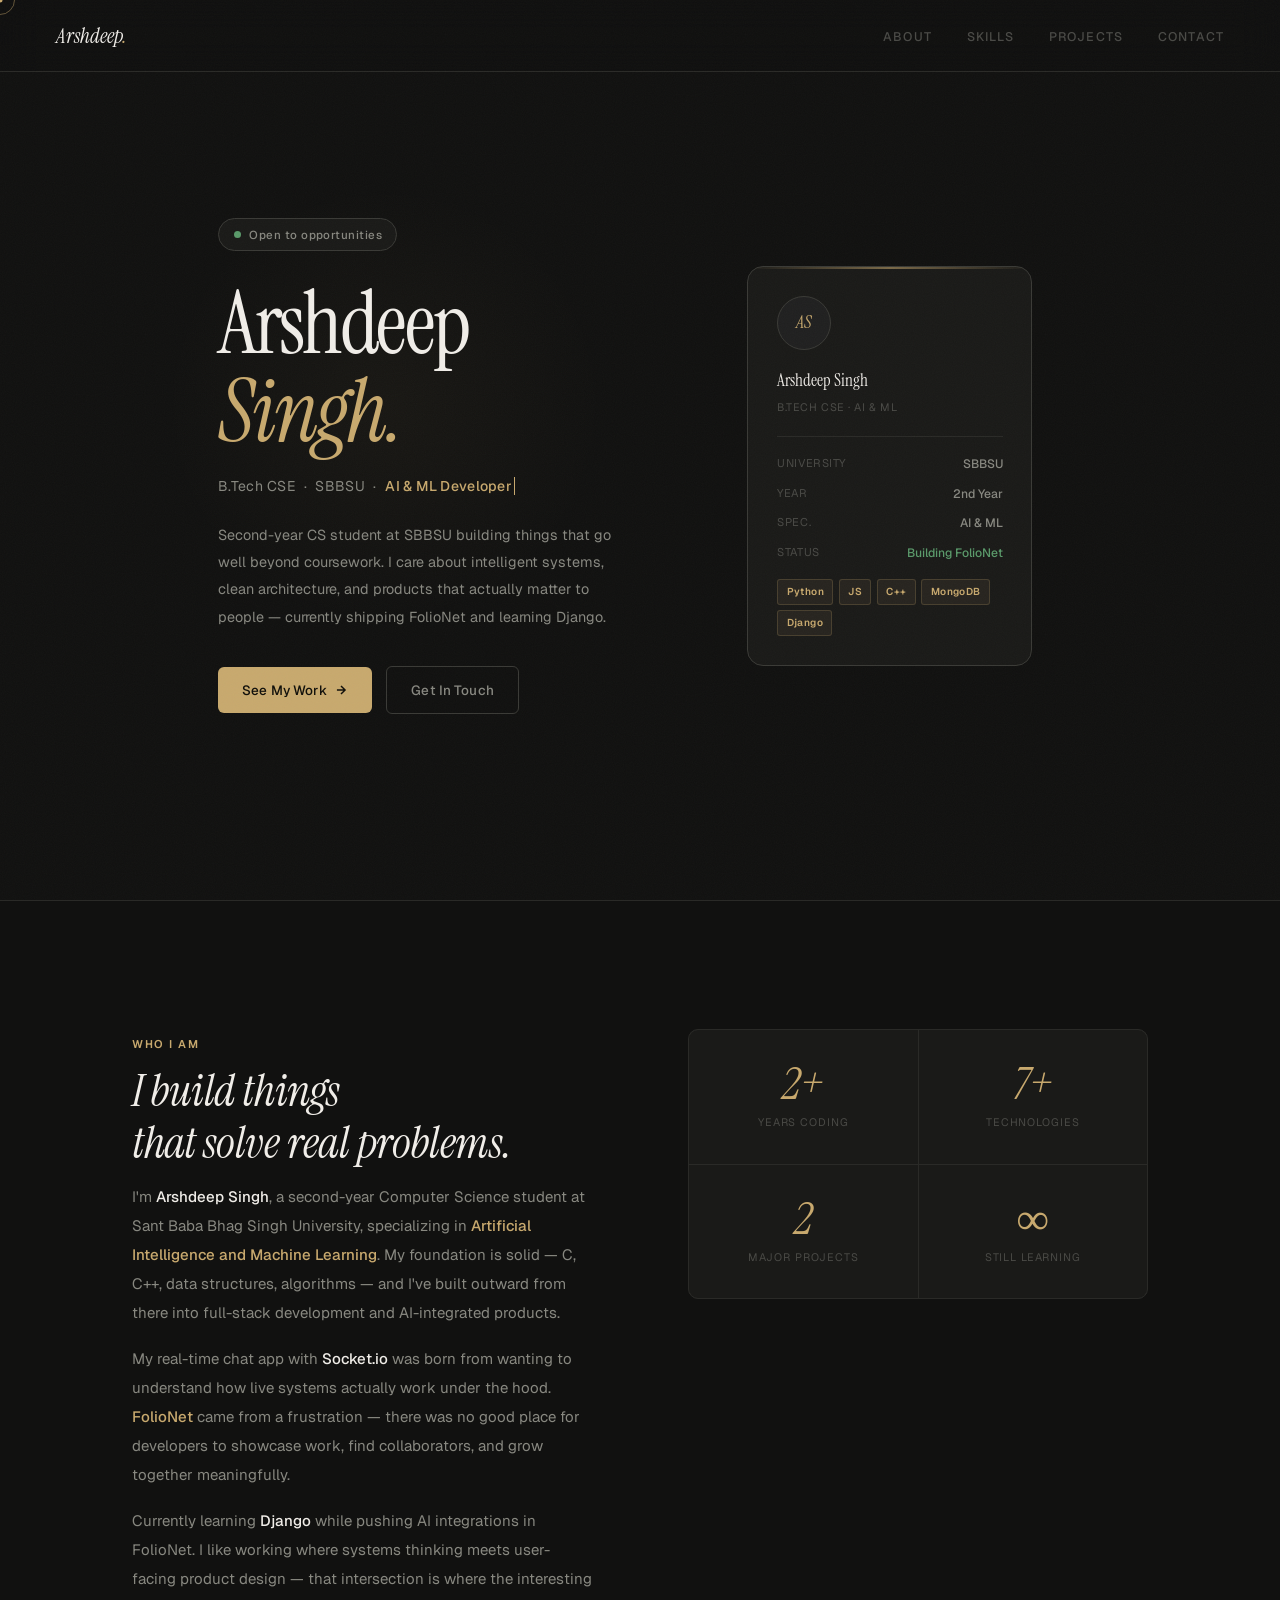
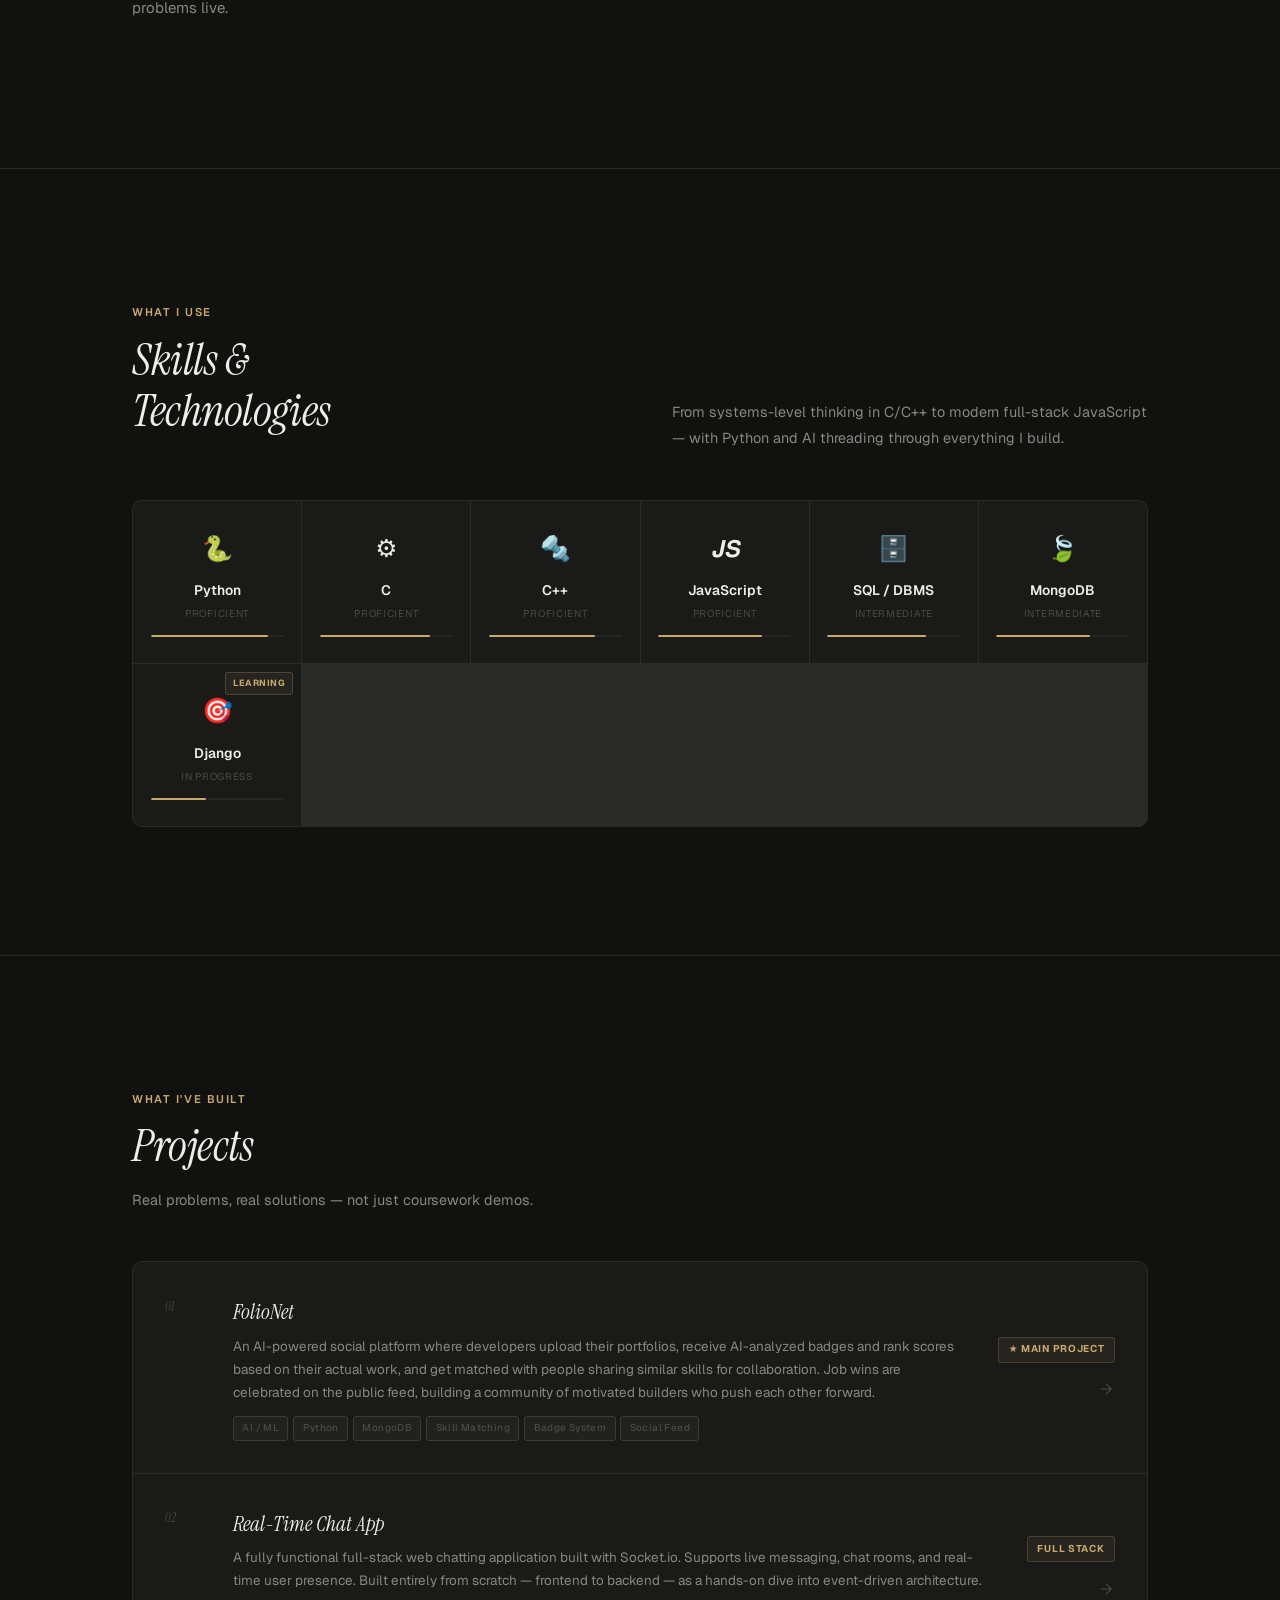
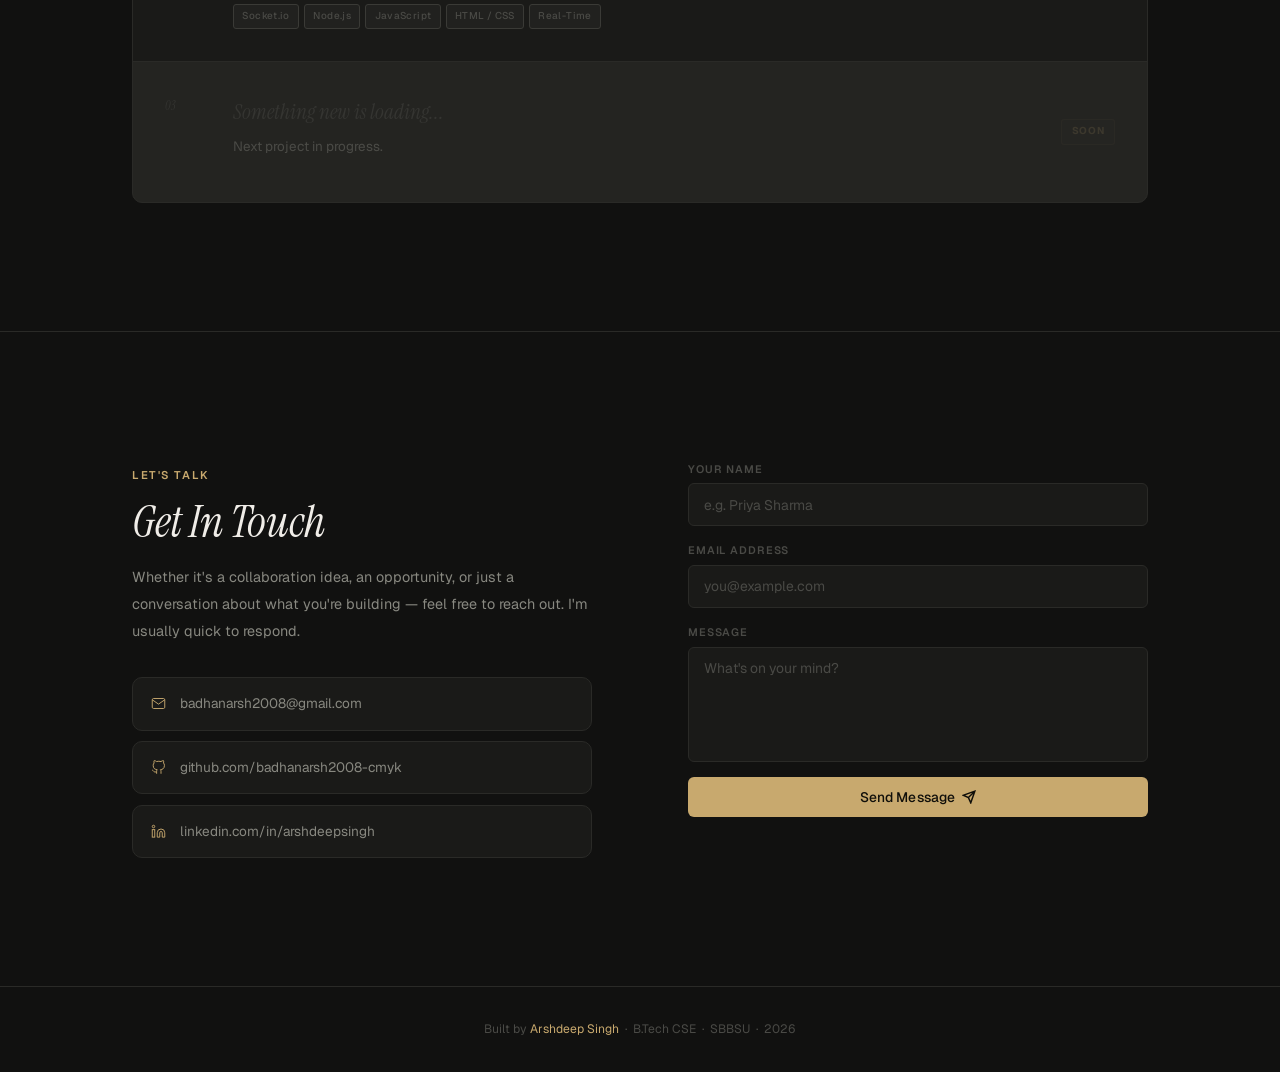
<file: portfolio.html>
<!DOCTYPE html>
<html lang="en">
<head>
  <meta charset="UTF-8" />
  <meta name="viewport" content="width=device-width, initial-scale=1.0"/>
  <title>Arshdeep Singh — Portfolio</title>

  <!--
    ╔══════════════════════════════════════════════════════════╗
    ║           ARSHDEEP SINGH — PORTFOLIO WEBSITE            ║
    ║  Stack  : Pure HTML + CSS + Vanilla JS (no frameworks)  ║
    ║  Fonts  : Instrument Serif (display) + Geist (body)     ║
    ║  Colors : Warm charcoal bg + muted amber accent only    ║
    ║  Sections: Hero · About · Skills · Projects · Contact   ║
    ╚══════════════════════════════════════════════════════════╝
  -->

  <!-- Google Fonts — Instrument Serif for headings, Geist for body -->
  <link rel="preconnect" href="https://fonts.googleapis.com"/>
  <link href="https://fonts.googleapis.com/css2?family=Instrument+Serif:ital@0;1&family=Geist:wght@300;400;500;600&display=swap" rel="stylesheet"/>

  <style>

    /* ================================================================
       DESIGN TOKENS  —  EDIT COLORS / FONTS HERE ONLY
       ================================================================
       bg          : #111110  near-black warm charcoal background
       surface     : #1a1a18  card / panel fill
       surface-2   : #202020  slightly raised surface on hover
       border      : #2a2a27  default subtle border
       border-light: #3a3a36  hovered border
       accent      : #c8a96e  muted warm amber — the ONE accent color
       text-1      : #f0ede8  warm off-white — headings
       text-2      : #888880  mid warm gray — body copy
       text-3      : #4a4a46  dim gray — labels, captions
       ================================================================ */
    :root {
      --bg:           #111110;
      --surface:      #1a1a18;
      --surface-2:    #202020;
      --border:       #2a2a27;
      --border-light: #3a3a36;

      --accent:       #c8a96e;               /* amber — only accent color */
      --accent-dim:   rgba(200,169,110,0.08);
      --accent-glow:  rgba(200,169,110,0.18);

      --text-1:   #f0ede8;   /* primary — headings */
      --text-2:   #888880;   /* secondary — body */
      --text-3:   #4a4a46;   /* muted — labels */

      --font-serif: 'Instrument Serif', Georgia, serif;
      --font-sans:  'Geist', 'Inter', system-ui, sans-serif;

      --r-sm:  6px;
      --r-md:  10px;
      --r-lg:  16px;
      --wrap:  1080px;   /* max container width — increase for wider layout */

      /* Transition speeds — tweak to taste */
      --t-fast: 0.18s ease;
      --t-mid:  0.32s ease;
      --t-slow: 0.65s cubic-bezier(0.16, 1, 0.3, 1);
    }

    /* ================================================================
       RESET & BASE
       ================================================================ */
    *, *::before, *::after { box-sizing: border-box; margin: 0; padding: 0; }
    html { scroll-behavior: smooth; -webkit-font-smoothing: antialiased; }

    body {
      background: var(--bg);
      color: var(--text-1);
      font-family: var(--font-sans);
      font-size: 16px;
      line-height: 1.7;
      overflow-x: hidden;
      cursor: none; /* custom cursor enabled below */
    }

    /* Grain texture overlay — removes flat "generated" look */
    body::after {
      content: '';
      position: fixed;
      inset: 0;
      pointer-events: none;
      z-index: 9998;
      opacity: 0.03;
      background-image: url("data:image/svg+xml,%3Csvg xmlns='http://www.w3.org/2000/svg' width='300' height='300'%3E%3Cfilter id='g'%3E%3CfeTurbulence type='fractalNoise' baseFrequency='0.9' numOctaves='4' stitchTiles='stitch'/%3E%3C/filter%3E%3Crect width='300' height='300' filter='url(%23g)'/%3E%3C/svg%3E");
    }

    /* ================================================================
       CUSTOM CURSOR
       — #cursor-ring : outer amber ring, follows with lag
       — #cursor-dot  : small dot, snaps to exact mouse position
       — JS at bottom handles the animation loop
       ================================================================ */
    #cursor-ring {
      position: fixed;
      width: 30px; height: 30px;
      border: 1px solid rgba(200,169,110,0.45);
      border-radius: 50%;
      pointer-events: none;
      z-index: 9999;
      transform: translate(-50%, -50%);
      transition: width 0.2s ease, height 0.2s ease, border-color 0.2s ease;
    }
    #cursor-dot {
      position: fixed;
      width: 5px; height: 5px;
      background: var(--accent);
      border-radius: 50%;
      pointer-events: none;
      z-index: 9999;
      transform: translate(-50%, -50%);
    }
    /* Ring grows when hovering clickable elements */
    body:has(a:hover) #cursor-ring,
    body:has(button:hover) #cursor-ring {
      width: 46px; height: 46px;
      border-color: rgba(200,169,110,0.75);
    }

    /* ================================================================
       NAVIGATION
       — Slides down on page load via animation
       — Add/remove <li> in the HTML nav section to change links
       ================================================================ */
    nav {
      position: fixed;
      top: 0; left: 0; right: 0;
      z-index: 200;
      display: flex;
      align-items: center;
      justify-content: space-between;
      padding: 1.1rem 3.5rem;
      background: rgba(17,17,16,0.82);
      backdrop-filter: blur(20px) saturate(140%);
      border-bottom: 1px solid var(--border);
      transform: translateY(-100%);
      animation: nav-drop 0.65s cubic-bezier(0.16,1,0.3,1) 0.1s forwards;
    }

    @keyframes nav-drop {
      to { transform: translateY(0); }
    }

    /* Logo — italic serif style */
    .nav-logo {
      font-family: var(--font-serif);
      font-size: 1.3rem;
      font-style: italic;
      color: var(--text-1);
      text-decoration: none;
    }
    .nav-logo span { color: var(--accent); } /* accent dot */

    .nav-links { display: flex; gap: 2.2rem; list-style: none; }
    .nav-links a {
      font-size: 0.78rem;
      font-weight: 500;
      color: var(--text-3);
      text-decoration: none;
      letter-spacing: 0.09em;
      text-transform: uppercase;
      transition: color var(--t-fast);
    }
    .nav-links a:hover { color: var(--text-1); }

    /* ================================================================
       LAYOUT UTILITIES
       ================================================================ */
    .container { max-width: var(--wrap); margin: 0 auto; padding: 0 2rem; }

    /* Small uppercase label above section headings */
    .eyebrow {
      display: inline-block;
      font-size: 0.7rem;
      font-weight: 600;
      letter-spacing: 0.14em;
      text-transform: uppercase;
      color: var(--accent);
      margin-bottom: 0.75rem;
    }

    /* Main serif italic heading style */
    .h-main {
      font-family: var(--font-serif);
      font-size: clamp(2rem, 4vw, 2.8rem);
      font-weight: 400;
      font-style: italic;
      line-height: 1.15;
      color: var(--text-1);
      letter-spacing: -0.01em;
      margin-bottom: 0.9rem;
    }

    .sub-text {
      font-size: 0.9rem;
      color: var(--text-2);
      line-height: 1.85;
      max-width: 480px;
    }

    /* ================================================================
       SCROLL REVEAL ANIMATION
       — Add class="reveal" to any element
       — JS IntersectionObserver adds .visible when scrolled in
       — Control per-element delay with style="--delay: 0.1s"
       ================================================================ */
    .reveal {
      opacity: 0;
      transform: translateY(30px);
      transition: opacity var(--t-slow), transform var(--t-slow);
      transition-delay: var(--delay, 0s);
    }
    .reveal.visible { opacity: 1; transform: translateY(0); }

    /* ================================================================
       HERO SECTION
       ================================================================ */
    #hero {
      min-height: 100vh;
      display: flex;
      align-items: center;
      padding: 7rem 0 5rem;
      position: relative;
      overflow: hidden;
    }

    /* Very faint warm radial — barely visible, just adds depth */
    .hero-warm {
      position: absolute;
      width: 480px; height: 480px;
      border-radius: 50%;
      background: radial-gradient(circle, rgba(200,169,110,0.045) 0%, transparent 65%);
      top: 45%; left: 30%;
      transform: translate(-50%, -50%);
      pointer-events: none;
      animation: warmth-pulse 5s ease-in-out infinite;
    }
    @keyframes warmth-pulse {
      0%, 100% { transform: translate(-50%,-50%) scale(1);    opacity: 1; }
      50%       { transform: translate(-50%,-50%) scale(1.12); opacity: 0.65; }
    }

    .hero-grid {
      display: grid;
      grid-template-columns: 1.1fr 0.9fr;
      gap: 5rem;
      align-items: center;
    }

    /* "Available" indicator pill */
    .status-pill {
      display: inline-flex;
      align-items: center;
      gap: 0.55rem;
      background: var(--surface);
      border: 1px solid var(--border-light);
      border-radius: 2rem;
      padding: 0.35rem 0.9rem;
      font-size: 0.72rem;
      font-weight: 500;
      color: var(--text-2);
      letter-spacing: 0.04em;
      margin-bottom: 1.8rem;
      opacity: 0;
      animation: fade-up 0.5s ease 0.4s forwards;
    }

    /* Breathing green dot — not neon, just a muted #5a9a6a */
    .status-dot {
      width: 7px; height: 7px;
      border-radius: 50%;
      background: #5a9a6a;
      animation: dot-breathe 2.2s ease infinite;
    }
    @keyframes dot-breathe {
      0%, 100% { opacity: 1;   transform: scale(1); }
      50%       { opacity: 0.4; transform: scale(0.75); }
    }

    /* Name — large italic serif */
    .hero-name {
      font-family: var(--font-serif);
      font-size: clamp(3.2rem, 7vw, 5.4rem);
      font-weight: 400;
      line-height: 1.02;
      letter-spacing: -0.03em;
      color: var(--text-1);
      margin-bottom: 1.2rem;
      opacity: 0;
      animation: fade-up 0.7s ease 0.6s forwards;
    }
    .hero-name em { font-style: italic; color: var(--accent); }

    /* Subtitle with typing effect */
    .hero-role {
      font-size: 0.88rem;
      color: var(--text-2);
      margin-bottom: 1.4rem;
      letter-spacing: 0.02em;
      opacity: 0;
      animation: fade-up 0.6s ease 0.8s forwards;
    }

    /* Typed text span — caret blink via animation */
    #typed {
      color: var(--accent);
      font-weight: 500;
      border-right: 1.5px solid var(--accent);
      padding-right: 2px;
      animation: caret-blink 0.75s step-end infinite;
    }
    @keyframes caret-blink {
      0%, 100% { border-color: var(--accent); }
      50%       { border-color: transparent; }
    }

    .hero-desc {
      font-size: 0.9rem;
      color: var(--text-2);
      line-height: 1.9;
      max-width: 420px;
      margin-bottom: 2.2rem;
      opacity: 0;
      animation: fade-up 0.6s ease 1s forwards;
    }

    /* CTA button row */
    .hero-actions {
      display: flex;
      align-items: center;
      gap: 0.9rem;
      opacity: 0;
      animation: fade-up 0.6s ease 1.2s forwards;
    }

    /* Buttons */
    .btn {
      display: inline-flex;
      align-items: center;
      gap: 0.45rem;
      padding: 0.7rem 1.5rem;
      font-family: var(--font-sans);
      font-size: 0.84rem;
      font-weight: 500;
      border-radius: var(--r-sm);
      text-decoration: none;
      cursor: pointer;
      border: none;
      transition: all var(--t-fast);
      letter-spacing: 0.01em;
    }

    /* Filled amber button */
    .btn-solid {
      background: var(--accent);
      color: #100f0a; /* dark text on amber */
    }
    .btn-solid:hover { background: #d4b87a; transform: translateY(-2px); }

    /* Ghost / outline button */
    .btn-ghost {
      background: transparent;
      color: var(--text-2);
      border: 1px solid var(--border-light);
    }
    .btn-ghost:hover {
      border-color: var(--accent);
      color: var(--accent);
      transform: translateY(-2px);
    }

    /* ── Hero floating card (right side) ──
       Floats with a subtle idle animation.
       Edit the info rows / tags in the HTML below.       */
    .hero-card-wrap {
      display: flex;
      justify-content: center;
      align-items: center;
      opacity: 0;
      animation: fade-in 1s ease 0.7s forwards;
    }
    @keyframes fade-in { to { opacity: 1; } }

    .hero-card {
      width: 285px;
      background: var(--surface);
      border: 1px solid var(--border-light);
      border-radius: var(--r-lg);
      padding: 1.8rem;
      position: relative;
      overflow: hidden;
      /* Idle floating animation */
      animation: card-float 7s ease-in-out infinite;
    }
    @keyframes card-float {
      0%, 100% { transform: translateY(0px)   rotate(-0.8deg); }
      33%       { transform: translateY(-10px) rotate(0.4deg);  }
      66%       { transform: translateY(-5px)  rotate(-0.3deg); }
    }

    /* Amber top edge line */
    .hero-card::before {
      content: '';
      position: absolute;
      top: 0; left: 0; right: 0;
      height: 2px;
      background: linear-gradient(90deg, transparent, var(--accent) 50%, transparent);
      opacity: 0.55;
    }

    .card-avatar {
      width: 54px; height: 54px;
      border-radius: 50%;
      background: var(--surface-2);
      border: 1px solid var(--border-light);
      display: flex;
      align-items: center;
      justify-content: center;
      font-family: var(--font-serif);
      font-size: 1.1rem;
      font-style: italic;
      color: var(--accent);
      margin-bottom: 1rem;
    }
    .card-name {
      font-family: var(--font-serif);
      font-size: 1.05rem;
      color: var(--text-1);
      margin-bottom: 0.2rem;
    }
    .card-role-sub {
      font-size: 0.68rem;
      color: var(--text-3);
      letter-spacing: 0.05em;
      text-transform: uppercase;
      margin-bottom: 1.2rem;
    }
    .card-sep { height: 1px; background: var(--border); margin-bottom: 1.1rem; }

    .card-row {
      display: flex;
      justify-content: space-between;
      margin-bottom: 0.55rem;
    }
    .card-row-l {
      font-size: 0.7rem;
      color: var(--text-3);
      text-transform: uppercase;
      letter-spacing: 0.05em;
    }
    .card-row-v {
      font-size: 0.76rem;
      font-weight: 500;
      color: var(--text-2);
    }

    /* Skill tag pills inside card */
    .card-tags { display: flex; flex-wrap: wrap; gap: 0.35rem; margin-top: 1rem; }
    .card-tag {
      font-size: 0.63rem;
      font-weight: 600;
      letter-spacing: 0.04em;
      padding: 0.2rem 0.52rem;
      border-radius: 3px;
      background: var(--accent-dim);
      border: 1px solid rgba(200,169,110,0.2);
      color: var(--accent);
    }

    /* Shared fade-up keyframe used by hero elements */
    @keyframes fade-up {
      from { opacity: 0; transform: translateY(18px); }
      to   { opacity: 1; transform: translateY(0); }
    }

    /* ================================================================
       ABOUT SECTION
       ================================================================ */
    #about {
      padding: 8rem 0;
      border-top: 1px solid var(--border);
    }

    .about-grid {
      display: grid;
      grid-template-columns: 1fr 1fr;
      gap: 6rem;
      align-items: start;
    }

    .about-text p {
      font-size: 0.94rem;
      color: var(--text-2);
      line-height: 1.92;
      margin-bottom: 1.1rem;
    }
    .about-text strong { color: var(--text-1); font-weight: 500; }
    .about-text .hi    { color: var(--accent); font-weight: 500; }

    /* Stats grid — 2x2 separated by 1px borders */
    .about-stats {
      display: grid;
      grid-template-columns: 1fr 1fr;
      gap: 1px;
      background: var(--border);
      border: 1px solid var(--border);
      border-radius: var(--r-md);
      overflow: hidden;
    }

    .stat-cell {
      background: var(--surface);
      padding: 2rem 1.5rem;
      text-align: center;
      transition: background var(--t-fast);
    }
    .stat-cell:hover { background: var(--surface-2); }

    /* Big italic number — update in HTML */
    .stat-num {
      font-family: var(--font-serif);
      font-size: 2.8rem;
      font-weight: 400;
      font-style: italic;
      color: var(--accent);
      line-height: 1;
      margin-bottom: 0.4rem;
    }
    .stat-lbl {
      font-size: 0.68rem;
      color: var(--text-3);
      text-transform: uppercase;
      letter-spacing: 0.08em;
    }

    /* ================================================================
       SKILLS SECTION
       — Each .skill-card: set --pct for bar fill, --d for delay
       — .badge-learning adds the "Learning" tag (top-right)
       ================================================================ */
    #skills {
      padding: 8rem 0;
      border-top: 1px solid var(--border);
    }

    .skills-top {
      display: grid;
      grid-template-columns: 1fr 1fr;
      gap: 4rem;
      align-items: end;
      margin-bottom: 3rem;
    }

    /* Auto-fitting grid — cards wrap at 145px minimum */
    .skills-grid {
      display: grid;
      grid-template-columns: repeat(auto-fill, minmax(145px, 1fr));
      gap: 1px;
      background: var(--border);
      border: 1px solid var(--border);
      border-radius: var(--r-md);
      overflow: hidden;
    }

    .skill-card {
      background: var(--surface);
      padding: 1.6rem 1.1rem;
      text-align: center;
      position: relative;
      cursor: default;
      /* Stagger reveal with --d CSS variable */
      opacity: 0;
      transform: translateY(14px);
      transition:
        background   var(--t-fast),
        opacity      0.5s ease var(--d, 0s),
        transform    0.5s ease var(--d, 0s);
    }
    .skill-card.visible { opacity: 1; transform: translateY(0); }
    .skill-card:hover   { background: var(--surface-2); }

    .skill-icon {
      font-size: 1.55rem;
      display: block;
      margin-bottom: 0.65rem;
      transition: transform 0.2s ease;
    }
    .skill-card:hover .skill-icon { transform: scale(1.1) translateY(-2px); }

    .skill-name  { font-size: 0.86rem; font-weight: 600; color: var(--text-1); margin-bottom: 0.2rem; }
    .skill-level { font-size: 0.62rem; color: var(--text-3); text-transform: uppercase; letter-spacing: 0.07em; margin-bottom: 0.8rem; }

    /* Thin fill bar — animated to --pct width after card becomes .visible */
    .skill-bar  { width: 100%; height: 2px; background: rgba(255,255,255,0.05); border-radius: 1px; overflow: hidden; }
    .skill-fill {
      height: 100%;
      background: var(--accent);
      width: 0;
      border-radius: 1px;
      /* Width transition kicks in after the card is revealed */
      transition: width 0.9s cubic-bezier(0.25, 1, 0.5, 1) 0.25s;
    }
    .skill-card.visible .skill-fill { width: var(--pct, 70%); }

    /* Learning badge — top-right corner of card */
    .badge-learning {
      position: absolute;
      top: 8px; right: 8px;
      font-size: 0.56rem;
      font-weight: 700;
      letter-spacing: 0.06em;
      text-transform: uppercase;
      padding: 0.18rem 0.42rem;
      border-radius: 3px;
      background: var(--accent-dim);
      border: 1px solid rgba(200,169,110,0.25);
      color: var(--accent);
    }

    /* ================================================================
       PROJECTS SECTION
       — List-style layout (editorial, not card grid)
       — Each .project-row slides in from left on scroll reveal
       — Accent bar appears on left edge on hover
       ================================================================ */
    #projects {
      padding: 8rem 0;
      border-top: 1px solid var(--border);
    }

    .projects-header { margin-bottom: 3rem; }

    /* Outer container — 1px gaps between rows via background */
    .projects-list {
      display: flex;
      flex-direction: column;
      gap: 1px;
      background: var(--border);
      border: 1px solid var(--border);
      border-radius: var(--r-md);
      overflow: hidden;
    }

    .project-row {
      display: grid;
      grid-template-columns: 36px 1fr auto;
      gap: 2rem;
      align-items: center;
      padding: 2rem 2rem;
      background: var(--surface);
      position: relative;
      overflow: hidden;
      cursor: pointer;
      /* Slide-in from left on reveal */
      opacity: 0;
      transform: translateX(-18px);
      transition:
        background     var(--t-fast),
        opacity        0.55s ease var(--d, 0s),
        transform      0.55s ease var(--d, 0s);
    }
    .project-row.visible { opacity: 1; transform: translateX(0); }
    .project-row:hover   { background: var(--surface-2); }

    /* Left amber accent bar — scales up on hover */
    .project-row::before {
      content: '';
      position: absolute;
      left: 0; top: 0; bottom: 0;
      width: 2px;
      background: var(--accent);
      transform: scaleY(0);
      transform-origin: bottom;
      transition: transform 0.28s ease;
    }
    .project-row:hover::before { transform: scaleY(1); }

    /* Index number — 01, 02, 03 */
    .project-index {
      font-family: var(--font-serif);
      font-size: 0.72rem;
      font-style: italic;
      color: var(--text-3);
      user-select: none;
      align-self: start;
      padding-top: 0.2rem;
    }

    .project-main { min-width: 0; }

    .project-name {
      font-family: var(--font-serif);
      font-size: 1.3rem;
      font-weight: 400;
      font-style: italic;
      color: var(--text-1);
      margin-bottom: 0.35rem;
      transition: color var(--t-fast);
    }
    .project-row:hover .project-name { color: var(--accent); }

    .project-desc {
      font-size: 0.84rem;
      color: var(--text-2);
      line-height: 1.7;
      margin-bottom: 0.75rem;
    }

    /* Tech stack tags */
    .project-tags { display: flex; flex-wrap: wrap; gap: 0.3rem; }
    .project-tag {
      font-size: 0.62rem;
      font-weight: 500;
      letter-spacing: 0.04em;
      padding: 0.18rem 0.52rem;
      border-radius: 3px;
      background: rgba(255,255,255,0.03);
      border: 1px solid var(--border-light);
      color: var(--text-3);
    }

    /* Right: badge + arrow */
    .project-meta {
      display: flex;
      flex-direction: column;
      align-items: flex-end;
      gap: 1.1rem;
      flex-shrink: 0;
    }

    .project-badge {
      font-size: 0.62rem;
      font-weight: 700;
      letter-spacing: 0.07em;
      text-transform: uppercase;
      padding: 0.22rem 0.6rem;
      border-radius: 3px;
      background: var(--accent-dim);
      border: 1px solid rgba(200,169,110,0.2);
      color: var(--accent);
    }

    /* Arrow shifts right on hover */
    .project-arrow {
      color: var(--text-3);
      transition: transform var(--t-fast), color var(--t-fast);
    }
    .project-row:hover .project-arrow { transform: translateX(5px); color: var(--accent); }

    /* ================================================================
       CONTACT SECTION
       ================================================================ */
    #contact {
      padding: 8rem 0;
      border-top: 1px solid var(--border);
    }

    .contact-grid {
      display: grid;
      grid-template-columns: 1fr 1fr;
      gap: 6rem;
    }

    .contact-desc {
      font-size: 0.9rem;
      color: var(--text-2);
      line-height: 1.88;
      margin-top: 1rem;
      margin-bottom: 2rem;
    }

    /* Social / contact link rows — slides right on hover */
    .contact-links { display: flex; flex-direction: column; gap: 0.65rem; }

    .contact-link {
      display: flex;
      align-items: center;
      gap: 0.9rem;
      padding: 0.88rem 1.1rem;
      background: var(--surface);
      border: 1px solid var(--border);
      border-radius: var(--r-md);
      text-decoration: none;
      color: var(--text-2);
      font-size: 0.85rem;
      transition: all var(--t-fast);
    }
    .contact-link:hover {
      border-color: var(--border-light);
      color: var(--text-1);
      transform: translateX(5px);
    }
    .contact-link svg { width: 15px; height: 15px; color: var(--accent); flex-shrink: 0; }

    /* Contact form fields */
    .contact-form { display: flex; flex-direction: column; gap: 0.95rem; }

    .field { display: flex; flex-direction: column; gap: 0.32rem; }
    .field label {
      font-size: 0.68rem;
      font-weight: 600;
      color: var(--text-3);
      letter-spacing: 0.08em;
      text-transform: uppercase;
    }
    .field input, .field textarea {
      background: var(--surface);
      border: 1px solid var(--border);
      border-radius: var(--r-sm);
      padding: 0.72rem 0.95rem;
      font-family: var(--font-sans);
      font-size: 0.87rem;
      color: var(--text-1);
      outline: none;
      resize: none;
      transition: border-color var(--t-fast);
    }
    .field input::placeholder, .field textarea::placeholder { color: var(--text-3); }
    .field input:focus, .field textarea:focus { border-color: var(--border-light); }

    /* ================================================================
       FOOTER
       — Update year / name in HTML
       ================================================================ */
    footer {
      border-top: 1px solid var(--border);
      padding: 2rem;
      text-align: center;
      font-size: 0.76rem;
      color: var(--text-3);
      z-index: 1;
      position: relative;
    }
    footer em { color: var(--accent); font-style: normal; }

    /* ================================================================
       RESPONSIVE — switches to single column at 768px
       ================================================================ */
    @media (max-width: 768px) {
      nav { padding: 1rem 1.5rem; }
      .nav-links { gap: 1.3rem; }

      .hero-grid    { grid-template-columns: 1fr; }
      .hero-card-wrap { display: none; }   /* hide card on mobile */

      .about-grid   { grid-template-columns: 1fr; gap: 3rem; }
      .skills-top   { grid-template-columns: 1fr; gap: 1.5rem; }
      .contact-grid { grid-template-columns: 1fr; gap: 3.5rem; }

      .project-row  { grid-template-columns: 28px 1fr; }
      .project-meta { display: none; }    /* hide badge/arrow on small screens */

      /* Restore default cursor on touch devices */
      body          { cursor: auto; }
      #cursor-ring, #cursor-dot { display: none; }
    }

  </style>
</head>
<body>

  <!-- Custom cursor elements — positioned/animated via JS -->
  <div id="cursor-ring"></div>
  <div id="cursor-dot"></div>

  <!-- ================================================================
       NAVIGATION
       — .nav-logo: your name / initials
       — .nav-links: add or remove <li> items to change sections
       ================================================================ -->
  <nav>
    <a href="#hero" class="nav-logo">Arshdeep<span>.</span></a>
    <ul class="nav-links">
      <li><a href="#about">About</a></li>
      <li><a href="#skills">Skills</a></li>
      <li><a href="#projects">Projects</a></li>
      <li><a href="#contact">Contact</a></li>
    </ul>
  </nav>

  <!-- ================================================================
       HERO SECTION
       — Update: name, typed phrases array in JS, description
       — Hero card: update info rows and card-tag pills
       ================================================================ -->
  <section id="hero">
    <div class="hero-warm"></div>
    <div class="container">
      <div class="hero-grid">

        <!-- Hero left — text content -->
        <div>
          <!-- Status pill — change text if no longer available -->
          <div class="status-pill">
            <span class="status-dot"></span>
            Open to opportunities
          </div>

          <!-- Name — <em> applies italic + amber color -->
          <h1 class="hero-name">Arshdeep<br><em>Singh.</em></h1>

          <!-- Role with typing animation — phrases defined in JS below -->
          <p class="hero-role">B.Tech CSE &nbsp;·&nbsp; SBBSU &nbsp;·&nbsp; <span id="typed"></span></p>

          <!-- 2-3 sentence description — keep concise -->
          <p class="hero-desc">
            Second-year CS student at SBBSU building things that go well beyond coursework.
            I care about intelligent systems, clean architecture, and products that actually
            matter to people — currently shipping FolioNet and learning Django.
          </p>

          <!-- CTA buttons — update href to real URLs -->
          <div class="hero-actions">
            <a href="#projects" class="btn btn-solid">
              See My Work
              <svg width="14" height="14" viewBox="0 0 24 24" fill="none" stroke="currentColor" stroke-width="2.5"><path d="M5 12h14M12 5l7 7-7 7"/></svg>
            </a>
            <a href="#contact" class="btn btn-ghost">Get In Touch</a>
          </div>
        </div>

        <!-- Hero right — floating card -->
        <div class="hero-card-wrap">
          <div class="hero-card">
            <!-- Initials avatar — update if name changes -->
            <div class="card-avatar">AS</div>
            <div class="card-name">Arshdeep Singh</div>
            <div class="card-role-sub">B.Tech CSE · AI & ML</div>
            <div class="card-sep"></div>
            <!-- Info rows — add/remove .card-row divs as needed -->
            <div class="card-row">
              <span class="card-row-l">University</span>
              <span class="card-row-v">SBBSU</span>
            </div>
            <div class="card-row">
              <span class="card-row-l">Year</span>
              <span class="card-row-v">2nd Year</span>
            </div>
            <div class="card-row">
              <span class="card-row-l">Spec.</span>
              <span class="card-row-v">AI & ML</span>
            </div>
            <div class="card-row">
              <span class="card-row-l">Status</span>
              <span class="card-row-v" style="color: #5a9a6a;">Building FolioNet</span>
            </div>
            <!-- Skill tags — add/remove .card-tag spans -->
            <div class="card-tags">
              <span class="card-tag">Python</span>
              <span class="card-tag">JS</span>
              <span class="card-tag">C++</span>
              <span class="card-tag">MongoDB</span>
              <span class="card-tag">Django</span>
            </div>
          </div>
        </div>

      </div>
    </div>
  </section>

  <!-- ================================================================
       ABOUT SECTION
       — Update the 3 paragraphs with your own words
       — Update stat numbers in .stat-num spans
       ================================================================ -->
  <section id="about">
    <div class="container">
      <div class="about-grid">

        <!-- Story — keep it honest and personal -->
        <div class="about-text reveal" style="--delay: 0s;">
          <span class="eyebrow">Who I Am</span>
          <h2 class="h-main">I build things<br>that solve real problems.</h2>

          <p>
            I'm <strong>Arshdeep Singh</strong>, a second-year Computer Science student at
            Sant Baba Bhag Singh University, specializing in
            <span class="hi">Artificial Intelligence and Machine Learning</span>.
            My foundation is solid — C, C++, data structures, algorithms — and I've built
            outward from there into full-stack development and AI-integrated products.
          </p>
          <p>
            My real-time chat app with <strong>Socket.io</strong> was born from wanting to
            understand how live systems actually work under the hood. <span class="hi">FolioNet</span>
            came from a frustration — there was no good place for developers to showcase work,
            find collaborators, and grow together meaningfully.
          </p>
          <p>
            Currently learning <strong>Django</strong> while pushing AI integrations in FolioNet.
            I like working where systems thinking meets user-facing product design —
            that intersection is where the interesting problems live.
          </p>
        </div>

        <!-- Stats — update numbers/labels freely -->
        <div class="about-stats reveal" style="--delay: 0.14s;">
          <div class="stat-cell">
            <div class="stat-num">2+</div>
            <div class="stat-lbl">Years Coding</div>
          </div>
          <div class="stat-cell">
            <div class="stat-num">7+</div>
            <div class="stat-lbl">Technologies</div>
          </div>
          <div class="stat-cell">
            <div class="stat-num">2</div>
            <div class="stat-lbl">Major Projects</div>
          </div>
          <div class="stat-cell">
            <div class="stat-num">∞</div>
            <div class="stat-lbl">Still Learning</div>
          </div>
        </div>

      </div>
    </div>
  </section>

  <!-- ================================================================
       SKILLS SECTION
       — Copy a .skill-card block to add a new skill
       — Set --pct: XX%  for how full the progress bar is
       — Set --d: Xs     for stagger delay (increment by 0.05s)
       — Add <span class="badge-learning"> for "Learning" tag
       ================================================================ -->
  <section id="skills">
    <div class="container">

      <div class="skills-top">
        <div class="reveal" style="--delay: 0s;">
          <span class="eyebrow">What I Use</span>
          <h2 class="h-main">Skills &amp;<br>Technologies</h2>
        </div>
        <p class="sub-text reveal" style="--delay: 0.1s;">
          From systems-level thinking in C/C++ to modern full-stack JavaScript —
          with Python and AI threading through everything I build.
        </p>
      </div>

      <div class="skills-grid">

        <!-- Python -->
        <div class="skill-card" style="--pct: 88%; --d: 0s;">
          <span class="skill-icon">🐍</span>
          <div class="skill-name">Python</div>
          <div class="skill-level">Proficient</div>
          <div class="skill-bar"><div class="skill-fill"></div></div>
        </div>

        <!-- C -->
        <div class="skill-card" style="--pct: 83%; --d: 0.05s;">
          <span class="skill-icon">⚙️</span>
          <div class="skill-name">C</div>
          <div class="skill-level">Proficient</div>
          <div class="skill-bar"><div class="skill-fill"></div></div>
        </div>

        <!-- C++ -->
        <div class="skill-card" style="--pct: 80%; --d: 0.1s;">
          <span class="skill-icon">🔩</span>
          <div class="skill-name">C++</div>
          <div class="skill-level">Proficient</div>
          <div class="skill-bar"><div class="skill-fill"></div></div>
        </div>

        <!-- JavaScript -->
        <div class="skill-card" style="--pct: 78%; --d: 0.15s;">
          <span class="skill-icon">𝙅𝙎</span>
          <div class="skill-name">JavaScript</div>
          <div class="skill-level">Proficient</div>
          <div class="skill-bar"><div class="skill-fill"></div></div>
        </div>

        <!-- SQL / DBMS -->
        <div class="skill-card" style="--pct: 74%; --d: 0.2s;">
          <span class="skill-icon">🗄️</span>
          <div class="skill-name">SQL / DBMS</div>
          <div class="skill-level">Intermediate</div>
          <div class="skill-bar"><div class="skill-fill"></div></div>
        </div>

        <!-- MongoDB -->
        <div class="skill-card" style="--pct: 70%; --d: 0.25s;">
          <span class="skill-icon">🍃</span>
          <div class="skill-name">MongoDB</div>
          <div class="skill-level">Intermediate</div>
          <div class="skill-bar"><div class="skill-fill"></div></div>
        </div>

        <!-- Django — currently learning, shows badge -->
        <div class="skill-card" style="--pct: 42%; --d: 0.3s;">
          <span class="badge-learning">Learning</span>
          <span class="skill-icon">🎯</span>
          <div class="skill-name">Django</div>
          <div class="skill-level">In Progress</div>
          <div class="skill-bar"><div class="skill-fill"></div></div>
        </div>

        <!--
          TO ADD A NEW SKILL — copy this block and fill in:
          <div class="skill-card" style="- -pct: 65%; - -d: 0.35s;">
            <span class="skill-icon">🔥</span>
            <div class="skill-name">React</div>
            <div class="skill-level">Intermediate</div>
            <div class="skill-bar"><div class="skill-fill"></div></div>
          </div>
        -->

      </div>
    </div>
  </section>

  <!-- ================================================================
       PROJECTS SECTION
       — Each project = one .project-row inside .projects-list
       — Update: project-name, project-desc, project-tag spans
       — Update: project-badge text, onclick URL
       — Adjust --d for stagger timing (0s, 0.07s, 0.14s, ...)
       ================================================================ -->
  <section id="projects">
    <div class="container">

      <div class="projects-header reveal" style="--delay: 0s;">
        <span class="eyebrow">What I've Built</span>
        <h2 class="h-main">Projects</h2>
        <p class="sub-text">Real problems, real solutions — not just coursework demos.</p>
      </div>

      <div class="projects-list">

        <!-- PROJECT 1: FolioNet -->
        <!-- onclick="window.open('YOUR_GITHUB_URL', '_blank')" -->
        <div class="project-row" style="--d: 0.05s;" onclick="alert('Sorry!!...Working on it')">
          <div class="project-index">01</div>

          <div class="project-main">
            <div class="project-name">FolioNet</div>
            <p class="project-desc">
              An AI-powered social platform where developers upload their portfolios, receive
              AI-analyzed badges and rank scores based on their actual work, and get matched
              with people sharing similar skills for collaboration. Job wins are celebrated on
              the public feed, building a community of motivated builders who push each other forward.
            </p>
            <!-- Add/remove .project-tag spans to update the stack -->
            <div class="project-tags">
              <span class="project-tag">AI / ML</span>
              <span class="project-tag">Python</span>
              <span class="project-tag">MongoDB</span>
              <span class="project-tag">Skill Matching</span>
              <span class="project-tag">Badge System</span>
              <span class="project-tag">Social Feed</span>
            </div>
          </div>

          <div class="project-meta">
            <span class="project-badge">★ Main Project</span>
            <svg class="project-arrow" width="18" height="18" viewBox="0 0 24 24" fill="none" stroke="currentColor" stroke-width="1.5"><path d="M5 12h14M12 5l7 7-7 7"/></svg>
          </div>
        </div>

        <!-- PROJECT 2: Real-Time Chat App -->
        <div class="project-row" style="--d: 0.12s;" onclick="window.open('https://chat-room-1-pkfo.onrender.com/', '_blank')">
          <div class="project-index">02</div>

          <div class="project-main">
            <div class="project-name">Real-Time Chat App</div>
            <p class="project-desc">
              A fully functional full-stack web chatting application built with Socket.io.
              Supports live messaging, chat rooms, and real-time user presence. Built entirely
              from scratch — frontend to backend — as a hands-on dive into event-driven architecture.
            </p>
            <div class="project-tags">
              <span class="project-tag">Socket.io</span>
              <span class="project-tag">Node.js</span>
              <span class="project-tag">JavaScript</span>
              <span class="project-tag">HTML / CSS</span>
              <span class="project-tag">Real-Time</span>
            </div>
          </div>

          <div class="project-meta">
            <span class="project-badge">Full Stack</span>
            <svg class="project-arrow" width="18" height="18" viewBox="0 0 24 24" fill="none" stroke="currentColor" stroke-width="1.5"><path d="M5 12h14M12 5l7 7-7 7"/></svg>
          </div>
        </div>

        <!-- Placeholder row — remove/replace when next project is ready -->
        <div class="project-row" style="--d: 0.19s; opacity: 0.35 !important; pointer-events: none;">
          <div class="project-index">03</div>
          <div class="project-main">
            <div class="project-name" style="color: var(--text-3);">Something new is loading...</div>
            <p class="project-desc">Next project in progress.</p>
          </div>
          <div class="project-meta">
            <span class="project-badge" style="opacity:0.4;">Soon</span>
          </div>
        </div>

      </div>
    </div>
  </section>

  <!-- ================================================================
       CONTACT SECTION
       — Update all href attributes with real email / social URLs
       — To make the form send real emails:
           Option A: Use Formspree — formspree.io (free tier)
           Option B: Use EmailJS  — emailjs.com  (free tier)
           Wire up the "Send" button click in the JS section below
       ================================================================ -->
  <section id="contact">
    <div class="container">
      <div class="contact-grid">

        <!-- Left: description + links -->
        <div class="reveal" style="--delay: 0s;">
          <span class="eyebrow">Let's Talk</span>
          <h2 class="h-main">Get In Touch</h2>
          <p class="contact-desc">
            Whether it's a collaboration idea, an opportunity, or just a conversation
            about what you're building — feel free to reach out.
            I'm usually quick to respond.
          </p>

          <div class="contact-links">

            <!-- Update href="mailto:YOUR_REAL_EMAIL" -->
            <a href="mailto:arshdeep@email.com" class="contact-link">
              <svg viewBox="0 0 24 24" fill="none" stroke="currentColor" stroke-width="1.5">
                <path d="M4 4h16c1.1 0 2 .9 2 2v12c0 1.1-.9 2-2 2H4c-1.1 0-2-.9-2-2V6c0-1.1.9-2 2-2z"/>
                <polyline points="22,6 12,13 2,6"/>
              </svg>
              badhanarsh2008@gmail.com
            </a>

            <!-- Update href to your real GitHub profile URL -->
            <a href="https://github.com/" target="_blank" class="contact-link">
              <svg viewBox="0 0 24 24" fill="none" stroke="currentColor" stroke-width="1.5">
                <path d="M9 19c-5 1.5-5-2.5-7-3m14 6v-3.87a3.37 3.37 0 0 0-.94-2.61c3.14-.35 6.44-1.54 6.44-7A5.44 5.44 0 0 0 20 4.77 5.07 5.07 0 0 0 19.91 1S18.73.65 16 2.48a13.38 13.38 0 0 0-7 0C6.27.65 5.09 1 5.09 1A5.07 5.07 0 0 0 5 4.77a5.44 5.44 0 0 0-1.5 3.78c0 5.42 3.3 6.61 6.44 7A3.37 3.37 0 0 0 9 18.13V22"/>
              </svg>
              github.com/badhanarsh2008-cmyk
            </a>

            <!-- Update href to your LinkedIn profile URL -->
            <a href="https://linkedin.com/" target="_blank" class="contact-link">
              <svg viewBox="0 0 24 24" fill="none" stroke="currentColor" stroke-width="1.5">
                <path d="M16 8a6 6 0 0 1 6 6v7h-4v-7a2 2 0 0 0-2-2 2 2 0 0 0-2 2v7h-4v-7a6 6 0 0 1 6-6z"/>
                <rect x="2" y="9" width="4" height="12"/>
                <circle cx="4" cy="4" r="2"/>
              </svg>
              linkedin.com/in/arshdeepsingh
            </a>

          </div>
        </div>

        <!-- Right: contact form -->
        <div class="contact-form reveal" style="--delay: 0.12s;">

          <div class="field">
            <label>Your Name</label>
            <input type="text" placeholder="e.g. Priya Sharma" />
          </div>

          <div class="field">
            <label>Email Address</label>
            <input type="email" placeholder="you@example.com" />
          </div>

          <div class="field">
            <label>Message</label>
            <textarea rows="5" placeholder="What's on your mind?"></textarea>
          </div>

          <!-- Wire this button to Formspree or EmailJS for real email sending -->
          <button class="btn btn-solid" style="width:100%; justify-content:center; font-size:0.86rem;">
            Send Message
            <svg width="14" height="14" viewBox="0 0 24 24" fill="none" stroke="currentColor" stroke-width="2.5">
              <path d="M22 2L11 13M22 2L15 22l-4-9-9-4 20-7z"/>
            </svg>
          </button>

        </div>
      </div>
    </div>
  </section>

  <!-- Update year in footer if needed -->
  <footer>
    <p>Built by <em>Arshdeep Singh</em> &nbsp;·&nbsp; B.Tech CSE &nbsp;·&nbsp; SBBSU &nbsp;·&nbsp; 2026</p>
  </footer>

  <!-- ================================================================
       JAVASCRIPT
       ================================================================ -->
  <script>

    /* ────────────────────────────────────────────
       1. TYPED TEXT ANIMATION
       — Cycles through phrases[] array
       — Update phrases[] to change what's typed
       ──────────────────────────────────────────── */
    (function initTyped() {
      const el = document.getElementById('typed');

      /* ↓ EDIT these phrases to change what cycles on hero */
      const phrases = [
        'AI & ML Developer',
        'Full Stack Dev',
        'Problem Solver',
        'Python Enthusiast'
      ];

      const TYPE_SPEED   = 85;   /* ms per char when typing   */
      const DELETE_SPEED = 42;   /* ms per char when deleting */
      const PAUSE_AFTER  = 1900; /* ms pause after word done  */
      const PAUSE_BEFORE = 270;  /* ms pause before next word */

      let phraseIdx = 0, charIdx = 0, deleting = false;

      function tick() {
        const word = phrases[phraseIdx];
        el.textContent = deleting ? word.slice(0, charIdx--) : word.slice(0, charIdx++);

        let delay = deleting ? DELETE_SPEED : TYPE_SPEED;

        if (!deleting && charIdx > word.length) {
          deleting = true;
          delay = PAUSE_AFTER;
        } else if (deleting && charIdx < 0) {
          deleting  = false;
          phraseIdx = (phraseIdx + 1) % phrases.length;
          charIdx   = 0;
          delay     = PAUSE_BEFORE;
        }

        setTimeout(tick, delay);
      }

      tick();
    })();


    /* ────────────────────────────────────────────
       2. SCROLL REVEAL — IntersectionObserver
       — Watches .reveal, .skill-card, .project-row
       — Adds .visible class when element scrolls in
       — threshold: how much of element must be visible
       ──────────────────────────────────────────── */
    (function initReveal() {
      const els = document.querySelectorAll('.reveal, .skill-card, .project-row');

      const io = new IntersectionObserver(
        (entries) => {
          entries.forEach(e => {
            if (e.isIntersecting) {
              e.target.classList.add('visible');
              io.unobserve(e.target); /* stop watching after reveal */
            }
          });
        },
        { threshold: 0.1, rootMargin: '0px 0px -28px 0px' }
      );

      els.forEach(el => io.observe(el));
    })();


    /* ────────────────────────────────────────────
       3. CUSTOM CURSOR
       — #cursor-dot  : snaps to exact mouse position
       — #cursor-ring : lerp-follows with slight lag
       — lagAmt: lower = more lag, higher = tighter
       ──────────────────────────────────────────── */
    (function initCursor() {
      const ring = document.getElementById('cursor-ring');
      const dot  = document.getElementById('cursor-dot');

      if (!ring || !dot) return; /* safety check */

      let mx = 0, my = 0; /* actual mouse position */
      let rx = 0, ry = 0; /* ring's smoothed position */
      const lagAmt = 0.11; /* 0.08 = more lag, 0.18 = tighter */

      document.addEventListener('mousemove', e => {
        mx = e.clientX; my = e.clientY;
        /* Dot tracks exactly */
        dot.style.left = mx + 'px';
        dot.style.top  = my + 'px';
      });

      /* Ring lerps toward mouse position each frame */
      function raf() {
        rx += (mx - rx) * lagAmt;
        ry += (my - ry) * lagAmt;
        ring.style.left = Math.round(rx) + 'px';
        ring.style.top  = Math.round(ry) + 'px';
        requestAnimationFrame(raf);
      }
      raf();

      /* Fade out cursor when mouse leaves page */
      document.addEventListener('mouseleave', () => {
        ring.style.opacity = dot.style.opacity = '0';
      });
      document.addEventListener('mouseenter', () => {
        ring.style.opacity = dot.style.opacity = '1';
      });
    })();


    /* ────────────────────────────────────────────
       4. NAV SCROLL CLASS
       — Adds .scrolled to <nav> after 60px scroll
       — Style nav.scrolled in CSS if you want
         different look when user has scrolled down
       ──────────────────────────────────────────── */
    (function initNavScroll() {
      const nav = document.querySelector('nav');
      window.addEventListener('scroll', () => {
        nav.classList.toggle('scrolled', window.scrollY > 60);
      }, { passive: true });
    })();

  </script>

</body>
</html>
</file>
